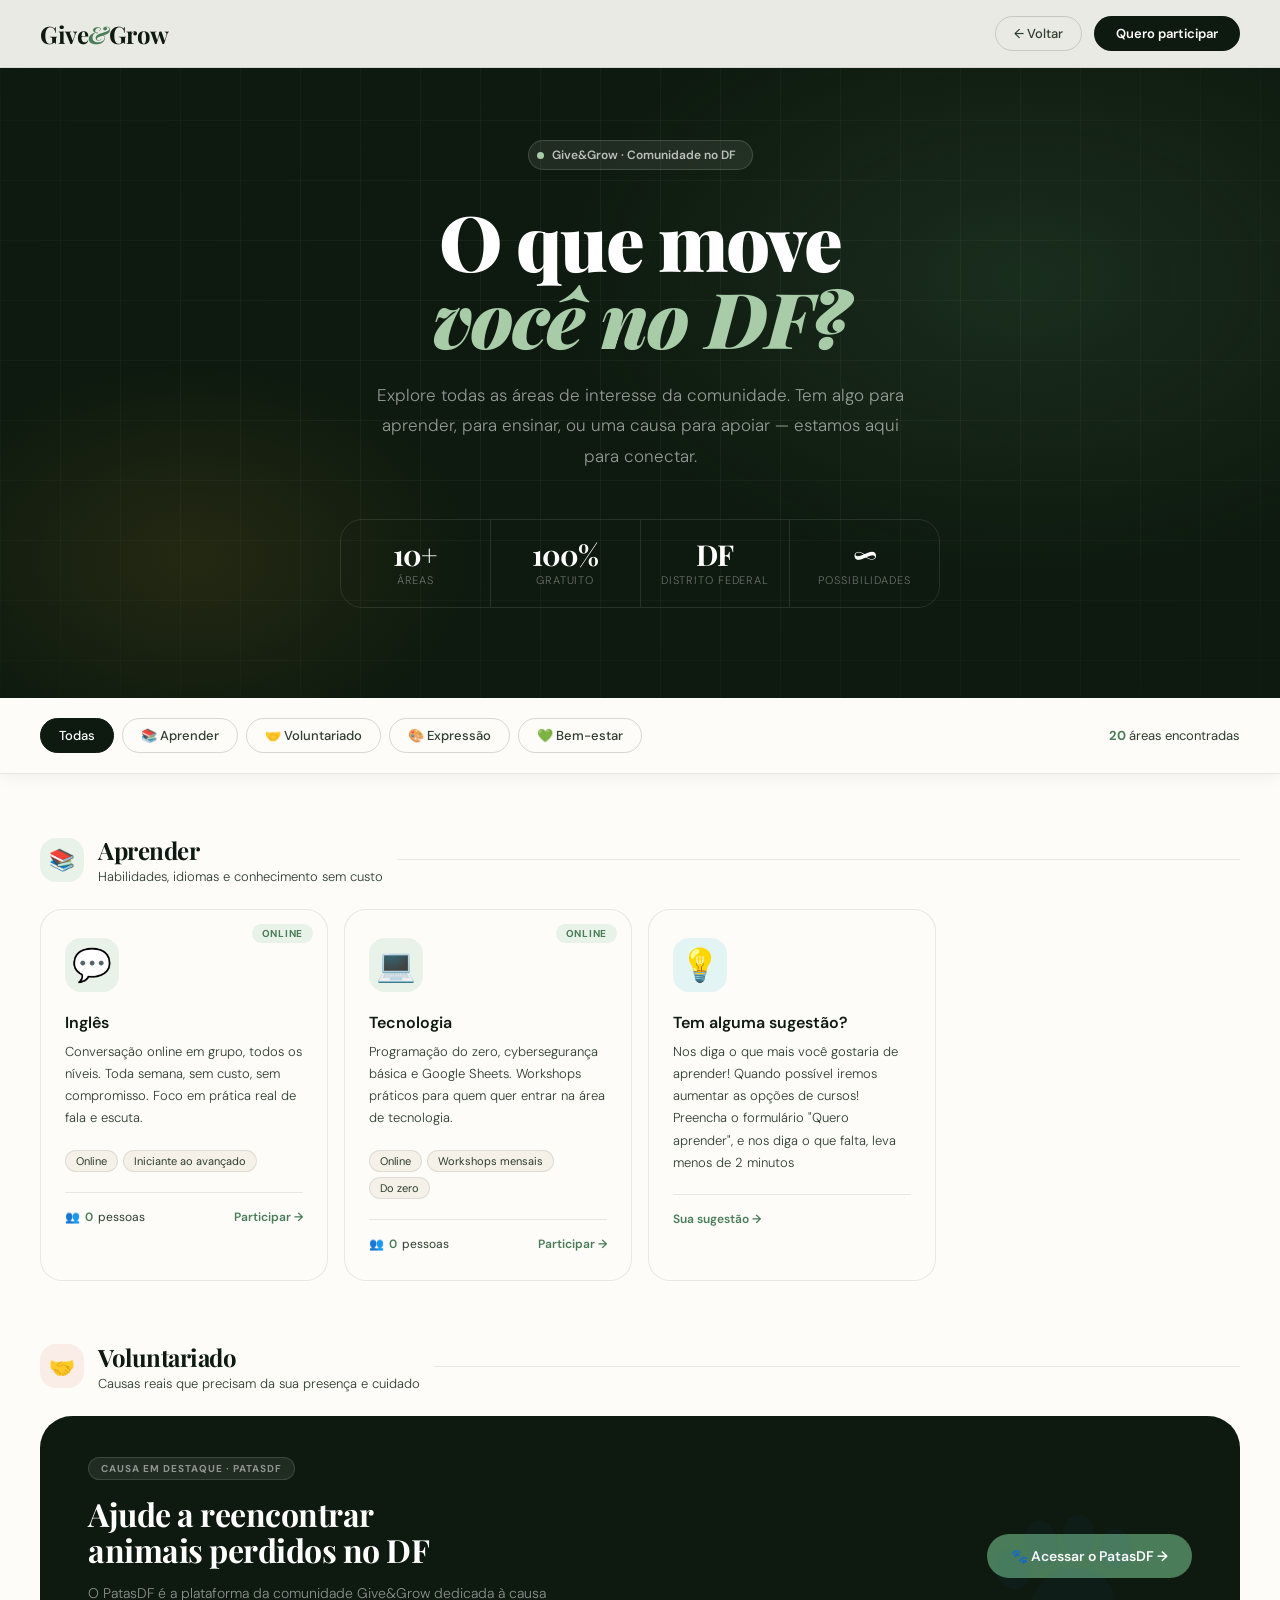
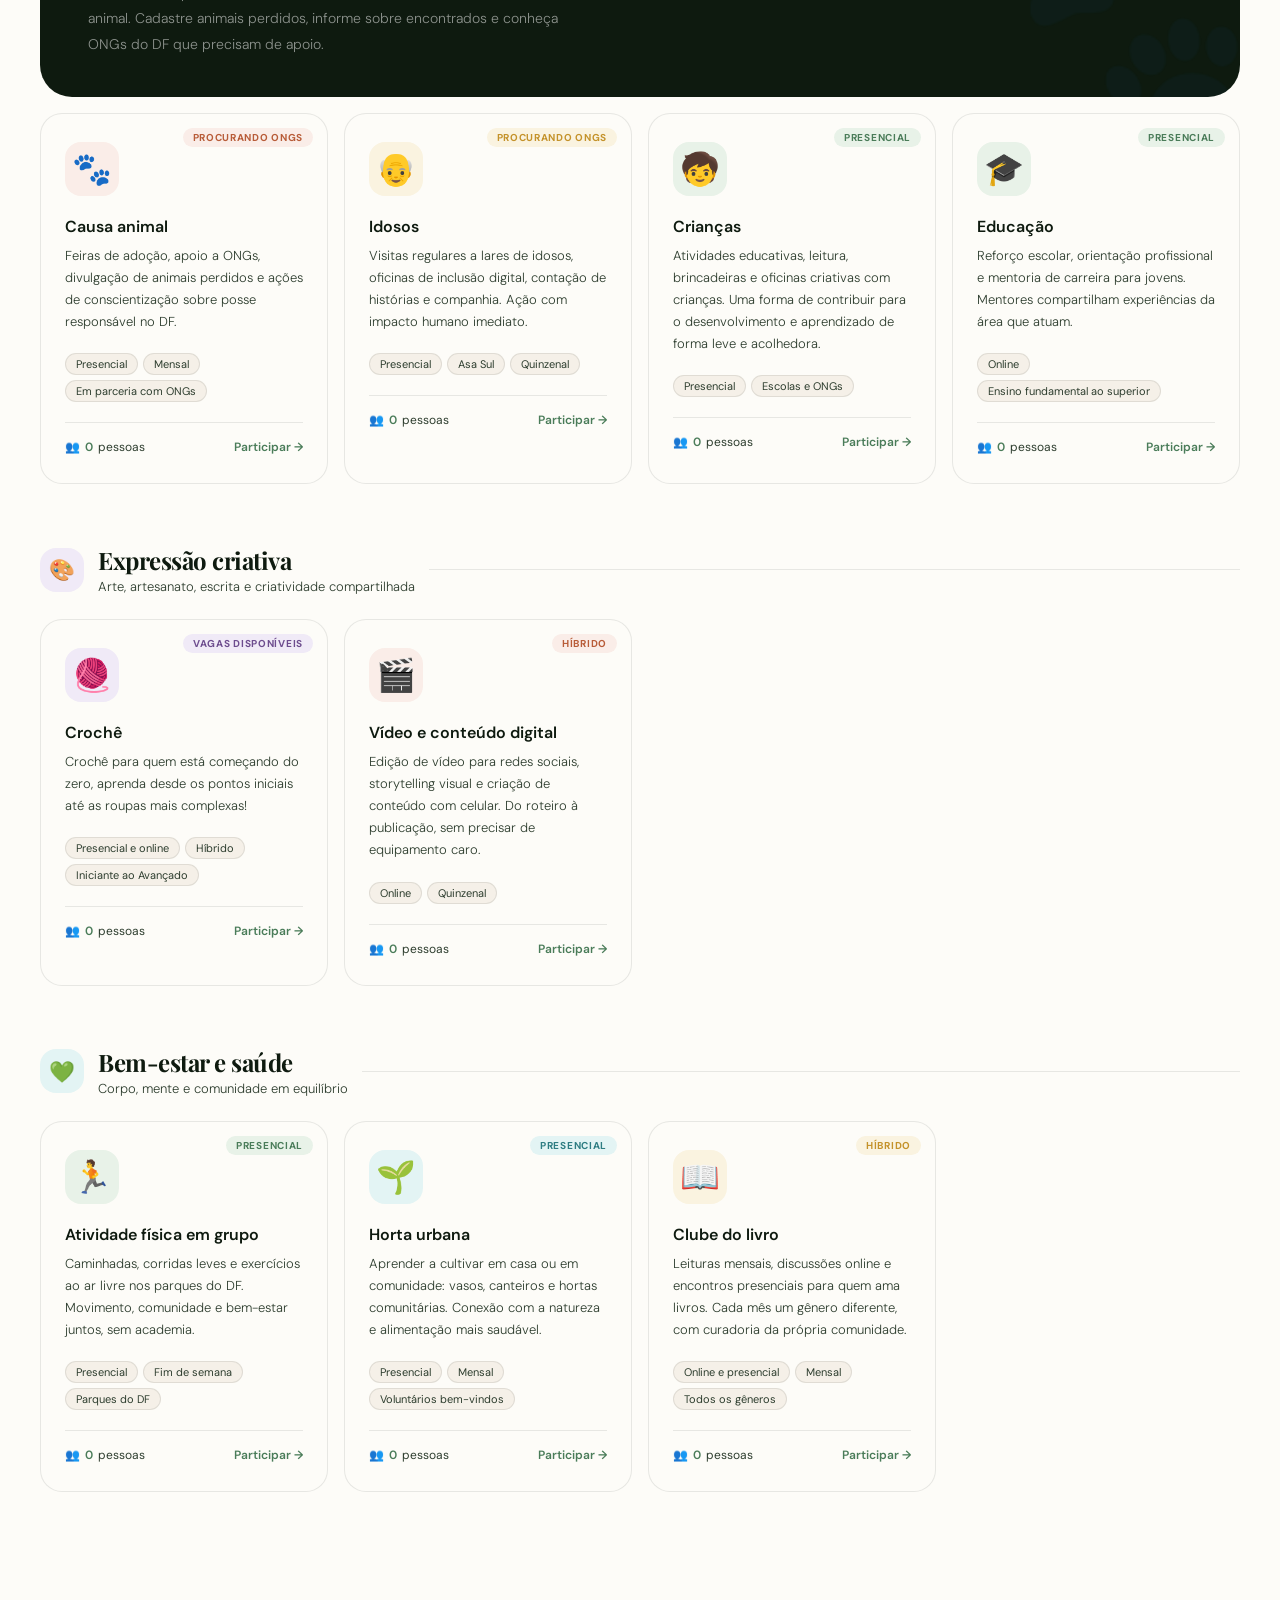
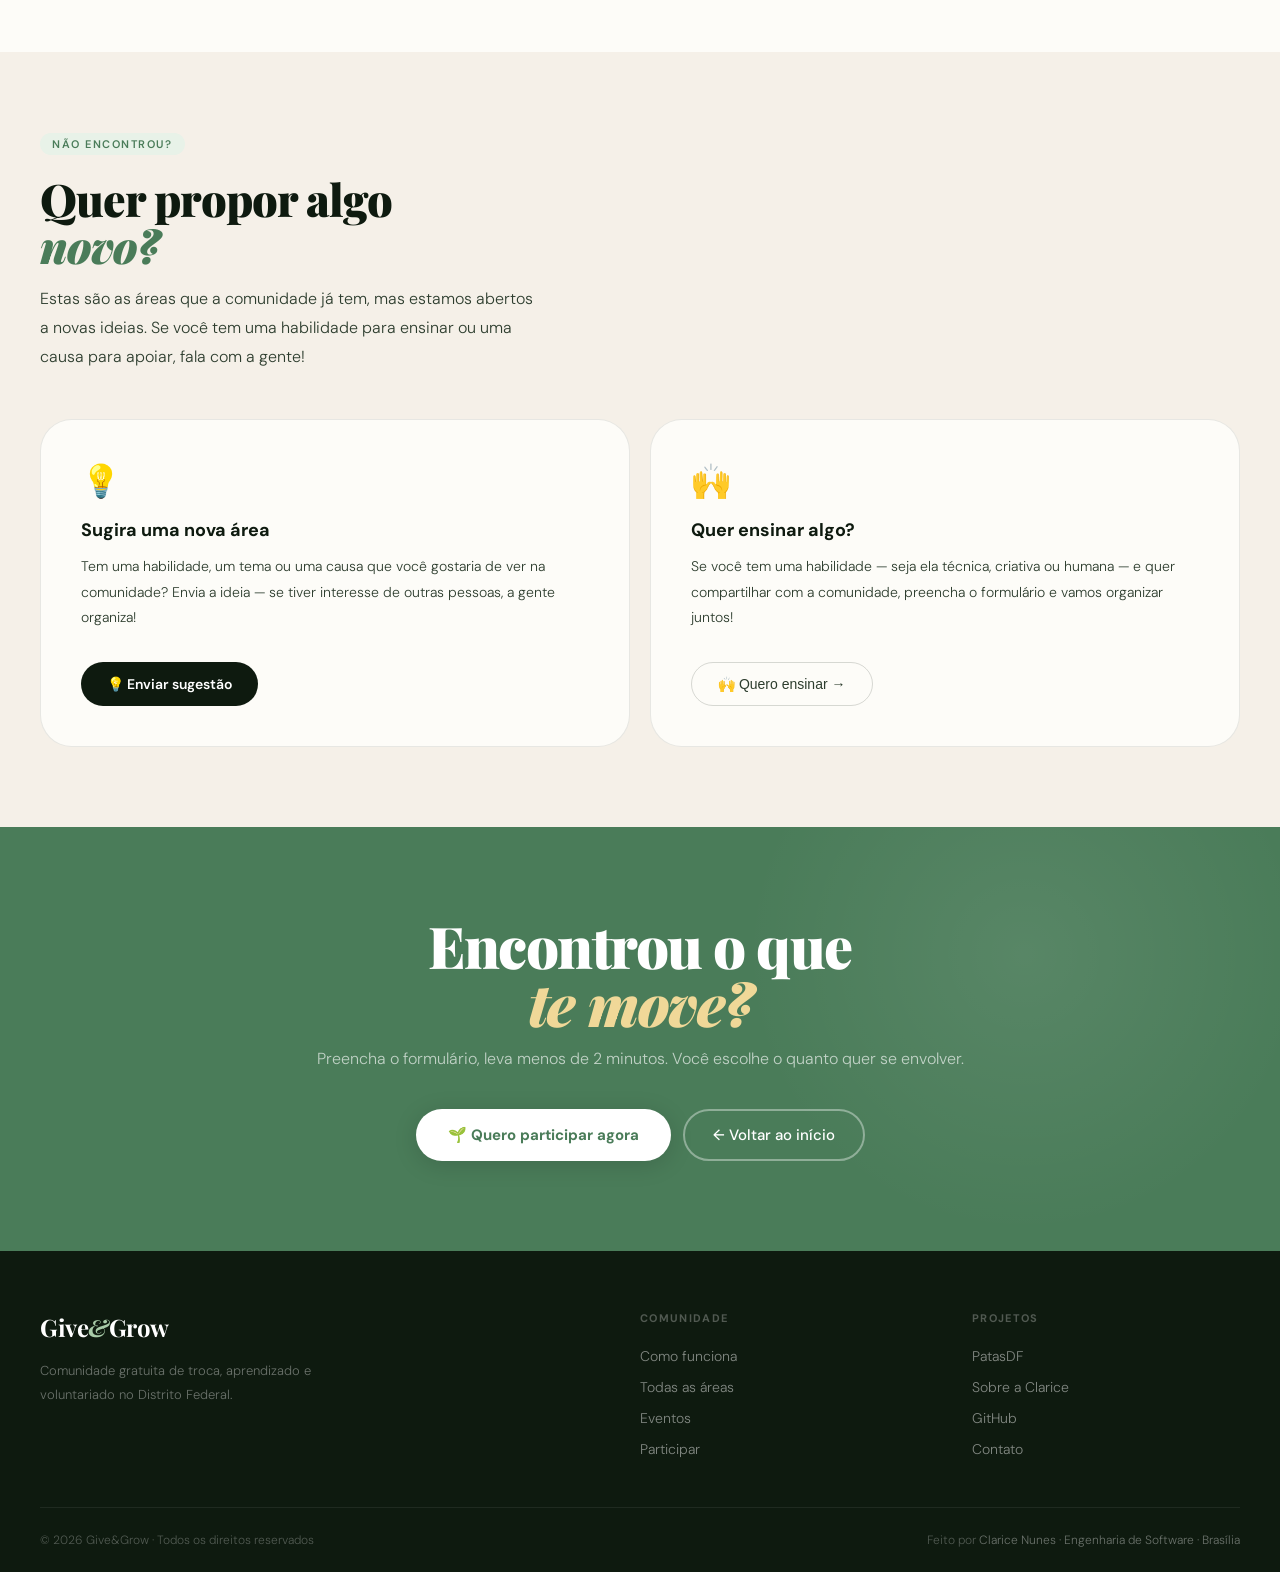
<file: causas.html>
<!DOCTYPE html>
<html lang="pt-BR">
<head>
  <meta charset="UTF-8" />
  <meta name="viewport" content="width=device-width, initial-scale=1.0" />
  <title>O que move você no DF? — Give&Grow</title>
  <meta name="description" content="Explore todas as áreas de interesse da comunidade Give&Grow. Aprenda, ensine e faça voluntariado no Distrito Federal." />
  <link rel="preconnect" href="https://fonts.googleapis.com" />
  <link rel="preconnect" href="https://fonts.gstatic.com" crossorigin />
  <link href="https://fonts.googleapis.com/css2?family=Playfair+Display:ital,wght@0,400;0,700;0,900;1,400;1,700&family=DM+Sans:ital,opsz,wght@0,9..40,300;0,9..40,400;0,9..40,500;0,9..40,600;1,9..40,300&display=swap" rel="stylesheet" />
  <link href="https://fonts.googleapis.com/css2?family=Playfair+Display:ital,wght@0,400;0,700;0,900;1,400;1,700&family=DM+Sans:ital,opsz,wght@0,9..40,300;0,9..40,400;0,9..40,500;0,9..40,600;1,9..40,300&display=swap" rel="stylesheet" />
  <style>
    *, *::before, *::after { box-sizing: border-box; margin: 0; padding: 0; }
    :root {
      --ink: #0e1a0f; --ink-soft: #2d3d2e;
      --sage: #4a7c59; --sage-mid: #6a9e7a;
      --sage-light: #a8cba8; --sage-pale: #e8f2e8;
      --cream: #f5f0e8; --cream-warm: #ede7d9;
      --gold: #c4922a; --gold-light: #f0d898; --gold-pale: #faf3e0;
      --rust: #b85c38; --rust-pale: #faede8;
      --teal: #2e7d82; --teal-pale: #e3f4f4;
      --plum: #6d4c8e; --plum-pale: #f0eaf7;
      --rose: #b5404a; --rose-pale: #faeaeb;
      --blue: #2c5f8a; --blue-pale: #e8f0f8;
      --white: #fdfcf8;
      --border: rgba(14,26,15,0.09); --border-dark: rgba(14,26,15,0.16);
      --shadow: 0 2px 16px rgba(14,26,15,0.07);
      --shadow-lg: 0 12px 60px rgba(14,26,15,0.13);
      --r-md: 16px; --r-lg: 22px; --r-xl: 32px;
    }
    html { scroll-behavior: smooth; -webkit-font-smoothing: antialiased; }
    body { font-family: 'DM Sans', sans-serif; background: var(--white); color: var(--ink); overflow-x: hidden; }
    ::selection { background: rgba(74,124,89,0.18); }


    .navbar {
      position: fixed; top: 0; left: 0; right: 0; z-index: 200;
      height: 68px; display: flex; align-items: center;
      background: rgba(253,252,248,0.92); backdrop-filter: blur(18px);
      border-bottom: 1px solid var(--border); padding: 0 2rem;
      transition: box-shadow 0.3s;
    }
    .navbar.scrolled { box-shadow: 0 2px 24px rgba(14,26,15,0.08); }
    .nav-inner { max-width: 1200px; margin: 0 auto; width: 100%; display: flex; align-items: center; justify-content: space-between; gap: 1rem; }
    .logo { font-family: 'Playfair Display', serif; font-size: 1.5rem; font-weight: 700; letter-spacing: -0.5px; color: var(--ink); text-decoration: none; }
    .logo em { color: var(--sage); font-style: italic; }
    .nav-right { display: flex; align-items: center; gap: 12px; }
    .nav-back { display: inline-flex; align-items: center; gap: 6px; padding: 8px 18px; border-radius: 100px; font-size: 13px; font-weight: 500; text-decoration: none; border: 1.5px solid var(--border-dark); color: var(--ink-soft); transition: all 0.2s; }
    .nav-back:hover { border-color: var(--sage); color: var(--sage); }
    .nav-cta { background: var(--ink); color: white; padding: 9px 22px; border-radius: 100px; font-size: 13px; font-weight: 600; text-decoration: none; transition: all 0.2s; }
    .nav-cta:hover { background: var(--sage); transform: translateY(-1px); }

  
    .hero {
      background: var(--ink); padding: 140px 2rem 90px;
      position: relative; overflow: hidden; text-align: center;
    }
    .hero::before {
      content: ''; position: absolute; inset: 0;
      background:
        radial-gradient(ellipse 60% 70% at 80% 40%, rgba(74,124,89,0.2) 0%, transparent 60%),
        radial-gradient(ellipse 40% 50% at 15% 80%, rgba(196,146,42,0.12) 0%, transparent 55%);
      pointer-events: none;
    }
    .hero-grid {
      position: absolute; inset: 0;
      background-image: linear-gradient(rgba(255,255,255,0.04) 1px, transparent 1px),
                        linear-gradient(90deg, rgba(255,255,255,0.04) 1px, transparent 1px);
      background-size: 60px 60px;
      mask-image: radial-gradient(ellipse 90% 90% at 50% 50%, black 30%, transparent 100%);
    }
    .hero-inner { position: relative; z-index: 1; max-width: 760px; margin: 0 auto; }
    .hero-badge {
      display: inline-flex; align-items: center; gap: 8px;
      background: rgba(255,255,255,0.08); border: 1px solid rgba(255,255,255,0.15);
      border-radius: 100px; padding: 6px 16px 6px 8px;
      font-size: 12px; font-weight: 600; color: rgba(255,255,255,0.7);
      margin-bottom: 2rem;
      animation: fadeUp 0.5s ease both;
    }
    .badge-dot { width: 7px; height: 7px; border-radius: 50%; background: var(--sage-light); animation: dotPulse 2s ease-in-out infinite; }
    @keyframes dotPulse { 0%,100%{opacity:1;transform:scale(1)} 50%{opacity:0.5;transform:scale(1.4)} }
    @keyframes fadeUp { from{opacity:0;transform:translateY(22px)} to{opacity:1;transform:translateY(0)} }
    @keyframes orbFloat { 0%,100%{transform:translate(0,0)} 50%{transform:translate(16px,-20px)} }
    .hero h1 {
      font-family: 'Playfair Display', serif;
      font-size: clamp(2.8rem, 6vw, 5rem);
      font-weight: 900; line-height: 1.0; letter-spacing: -2px;
      color: white; margin-bottom: 1.5rem;
      animation: fadeUp 0.5s 0.1s ease both;
    }
    .hero h1 em { font-style: italic; color: var(--sage-light); }
    .hero-sub {
      font-size: 17px; font-weight: 300; color: rgba(255,255,255,0.55); line-height: 1.8;
      max-width: 540px; margin: 0 auto 3rem;
      animation: fadeUp 0.5s 0.15s ease both;
    }

    .hero-stats {
      display: flex; justify-content: center; gap: 0;
      border: 1px solid rgba(255,255,255,0.1); border-radius: var(--r-lg);
      overflow: hidden; max-width: 600px; margin: 0 auto;
      animation: fadeUp 0.5s 0.2s ease both;
    }
    .hero-stat { flex: 1; padding: 1.25rem 1rem; border-right: 1px solid rgba(255,255,255,0.1); text-align: center; }
    .hero-stat:last-child { border-right: none; }
    .hero-stat-num { font-family: 'Playfair Display', serif; font-size: 1.8rem; font-weight: 700; color: white; letter-spacing: -1px; line-height: 1; }
    .hero-stat-label { font-size: 11px; color: rgba(255,255,255,0.38); margin-top: 4px; font-weight: 300; text-transform: uppercase; letter-spacing: 0.08em; }


    .filter-bar {
      background: var(--white);
      border-bottom: 1px solid var(--border);
      padding: 1.25rem 2rem;
      top: 68px;  
      left: 0;
      right: 0;
      z-index: 150;
      box-shadow: 0 2px 16px rgba(14,26,15,0.06);
    }
    
    .filter-bar-inner { max-width: 1200px; margin: 0 auto; display: flex; align-items: center; justify-content: space-between; gap: 1rem; flex-wrap: wrap; }
    .filter-pills { display: flex; gap: 8px; flex-wrap: wrap; }
    .filter-pill { padding: 8px 18px; border-radius: 100px; font-size: 13px; font-weight: 500; font-family: 'DM Sans', sans-serif; border: 1.5px solid var(--border-dark); background: transparent; color: var(--ink-soft); cursor: pointer; transition: all 0.2s; }
    .filter-pill.active, .filter-pill:hover { background: var(--ink); color: white; border-color: var(--ink); }
    .filter-pill.f-aprender.active { background: var(--sage); border-color: var(--sage); }
    .filter-pill.f-voluntariado.active { background: var(--rust); border-color: var(--rust); }
    .filter-pill.f-expressao.active { background: var(--plum); border-color: var(--plum); }
    .filter-pill.f-bem-estar.active { background: var(--teal); border-color: var(--teal); }
    .result-count { font-size: 13px; font-weight: 400; color: var(--ink-soft); white-space: nowrap; }
    .result-count strong { color: var(--sage); }


    .main-section { padding: 60px 2rem 100px; }
    .main-inner { max-width: 1200px; margin: 0 auto; }


    .cat-group { margin-bottom: 60px; }
    .cat-group-header { display: flex; align-items: center; gap: 14px; margin-bottom: 24px; }
    .cat-group-icon { width: 44px; height: 44px; border-radius: var(--r-md); display: flex; align-items: center; justify-content: center; font-size: 1.3rem; flex-shrink: 0; }
    .cat-group-title { font-family: 'Playfair Display', serif; font-size: 1.5rem; font-weight: 700; letter-spacing: -0.5px; }
    .cat-group-subtitle { font-size: 13px; font-weight: 300; color: var(--ink-soft); margin-top: 2px; }
    .cat-divider { flex: 1; height: 1px; background: var(--border); }


    .cards-grid { display: grid; grid-template-columns: repeat(auto-fill, minmax(260px, 1fr)); gap: 16px; }


    .causa-card {
      background: var(--white); border: 1.5px solid var(--border);
      border-radius: var(--r-lg); padding: 1.75rem 1.5rem;
      cursor: pointer; position: relative; overflow: hidden;
      transition: transform 0.3s cubic-bezier(0.34,1.56,0.64,1), box-shadow 0.3s, border-color 0.3s;
      opacity: 0; transform: translateY(20px);
    }
    .causa-card.visible { opacity: 1; transform: translateY(0); }
    .causa-card:hover { transform: translateY(-6px) !important; box-shadow: var(--shadow-lg); }
    .causa-card::after { content: ''; position: absolute; bottom: 0; left: 0; right: 0; height: 3px; transform: scaleX(0); transform-origin: left; transition: transform 0.3s; }
    .causa-card:hover::after { transform: scaleX(1); }


    .cc-sage { border-color: var(--border); }
    .cc-sage::after { background: var(--sage); }
    .cc-sage:hover { border-color: var(--sage-light); }
    .cc-gold { border-color: var(--border); }
    .cc-gold::after { background: var(--gold); }
    .cc-gold:hover { border-color: rgba(196,146,42,0.3); }
    .cc-rust { border-color: var(--border); }
    .cc-rust::after { background: var(--rust); }
    .cc-rust:hover { border-color: rgba(184,92,56,0.3); }
    .cc-teal { border-color: var(--border); }
    .cc-teal::after { background: var(--teal); }
    .cc-teal:hover { border-color: rgba(46,125,130,0.3); }
    .cc-plum { border-color: var(--border); }
    .cc-plum::after { background: var(--plum); }
    .cc-plum:hover { border-color: rgba(109,76,142,0.3); }
    .cc-blue { border-color: var(--border); }
    .cc-blue::after { background: var(--blue); }
    .cc-blue:hover { border-color: rgba(44,95,138,0.3); }

    .causa-icon { font-size: 2rem; width: 54px; height: 54px; border-radius: var(--r-md); display: flex; align-items: center; justify-content: center; margin-bottom: 1.25rem; }
    .ci-sage { background: var(--sage-pale); }
    .ci-gold { background: var(--gold-pale); }
    .ci-rust { background: var(--rust-pale); }
    .ci-teal { background: var(--teal-pale); }
    .ci-plum { background: var(--plum-pale); }
    .ci-blue { background: var(--blue-pale); }

    .causa-tag { position: absolute; top: 14px; right: 14px; font-size: 10px; font-weight: 700; letter-spacing: 0.07em; padding: 3px 10px; border-radius: 100px; text-transform: uppercase; }
    .ct-sage { color: var(--sage); background: var(--sage-pale); }
    .ct-gold { color: var(--gold); background: var(--gold-pale); }
    .ct-rust { color: var(--rust); background: var(--rust-pale); }
    .ct-teal { color: var(--teal); background: var(--teal-pale); }
    .ct-plum { color: var(--plum); background: var(--plum-pale); }
    .ct-blue { color: var(--blue); background: var(--blue-pale); }

    .causa-name { font-size: 16px; font-weight: 600; margin-bottom: 8px; }
    .causa-desc { font-size: 13px; font-weight: 300; color: var(--ink-soft); line-height: 1.7; margin-bottom: 1.25rem; }
    .causa-pills { display: flex; flex-wrap: wrap; gap: 5px; margin-bottom: 1.25rem; }
    .causa-pill { font-size: 11px; font-weight: 400; padding: 3px 10px; border-radius: 100px; background: var(--cream); border: 1px solid var(--border); color: var(--ink-soft); }
    .causa-footer { display: flex; align-items: center; justify-content: space-between; padding-top: 1rem; border-top: 1px solid var(--border); }
    .causa-people { font-size: 12px; font-weight: 400; color: var(--ink-soft); display: flex; align-items: center; gap: 5px; }
    .causa-people span { font-weight: 600; color: var(--sage); }
    .causa-join { font-size: 12px; font-weight: 600; color: var(--sage); text-decoration: none; transition: gap 0.2s; display: inline-flex; align-items: center; gap: 4px; }
    .causa-join:hover { gap: 8px; }

  
    .featured-card {
      background: var(--ink); border-radius: var(--r-xl);
      padding: 2.5rem 3rem; display: grid; grid-template-columns: 1fr auto;
      gap: 2rem; align-items: center; margin-bottom: 16px;
      position: relative; overflow: hidden;
      opacity: 0; transform: translateY(20px);
      transition: opacity 0.6s ease, transform 0.6s ease;
    }
    .featured-card.visible { opacity: 1; transform: translateY(0); }
    .featured-card::before { content: attr(data-emoji); position: absolute; font-size: 14rem; opacity: 0.05; right: -1rem; bottom: -2rem; pointer-events: none; line-height: 1; }
    .featured-tag { display: inline-block; font-size: 10px; font-weight: 700; letter-spacing: 0.1em; text-transform: uppercase; color: rgba(255,255,255,0.5); background: rgba(255,255,255,0.08); border: 1px solid rgba(255,255,255,0.12); padding: 4px 12px; border-radius: 100px; margin-bottom: 1rem; }
    .featured-title { font-family: 'Playfair Display', serif; font-size: clamp(1.5rem, 2.5vw, 2rem); font-weight: 700; line-height: 1.15; letter-spacing: -0.5px; color: white; margin-bottom: 0.75rem; }
    .featured-desc { font-size: 14px; font-weight: 300; color: rgba(255,255,255,0.52); line-height: 1.8; max-width: 500px; }
    .featured-cta { display: inline-flex; align-items: center; gap: 8px; background: var(--sage); color: white; padding: 13px 24px; border-radius: 100px; font-size: 14px; font-weight: 600; text-decoration: none; transition: all 0.2s; white-space: nowrap; flex-shrink: 0; }
    .featured-cta:hover { background: #3a6647; transform: translateY(-2px); }


    .suggest-section { background: var(--cream); padding: 80px 2rem; }
    .suggest-inner { max-width: 1200px; margin: 0 auto; }
    .suggest-grid { display: grid; grid-template-columns: 1fr 1fr; gap: 20px; margin-top: 3rem; }
    .suggest-card { background: var(--white); border: 1.5px solid var(--border); border-radius: var(--r-xl); padding: 2.5rem; transition: transform 0.25s, box-shadow 0.25s; opacity: 0; transform: translateY(20px); }
    .suggest-card.visible { opacity: 1; transform: translateY(0); }
    .suggest-card:hover { transform: translateY(-4px); box-shadow: var(--shadow-lg); }
    .suggest-icon { font-size: 2rem; display: block; margin-bottom: 1rem; }
    .suggest-title { font-size: 18px; font-weight: 700; margin-bottom: 0.75rem; }
    .suggest-desc { font-size: 14px; font-weight: 300; color: var(--ink-soft); line-height: 1.8; margin-bottom: 2rem; }
    .btn-ink { background: var(--ink); color: white; padding: 13px 26px; border-radius: 100px; font-size: 14px; font-weight: 600; text-decoration: none; border: none; cursor: pointer; font-family: 'DM Sans', sans-serif; transition: all 0.2s; display: inline-flex; align-items: center; gap: 8px; }
    .btn-ink:hover { background: var(--sage); transform: translateY(-1px); }
    .btn-outline { background: transparent; color: var(--ink-soft); padding: 13px 26px; border-radius: 100px; font-size: 14px; font-weight: 500; text-decoration: none; border: 1.5px solid var(--border-dark); transition: all 0.2s; display: inline-flex; align-items: center; gap: 8px; }
    .btn-outline:hover { border-color: var(--sage); color: var(--sage); transform: translateY(-1px); }

 
    .cta-section { background: var(--sage); padding: 90px 2rem; text-align: center; position: relative; overflow: hidden; }
    .cta-section::before { content: ''; position: absolute; inset: 0; background: radial-gradient(circle 400px at 80% 30%, rgba(255,255,255,0.08) 0%, transparent 70%); pointer-events: none; }
    .cta-inner { position: relative; z-index: 1; }
    .cta-inner h2 { font-family: 'Playfair Display', serif; font-size: clamp(2.2rem,4.5vw,3.8rem); font-weight: 900; letter-spacing: -1.5px; line-height: 1.0; color: white; margin-bottom: 1rem; }
    .cta-inner h2 em { font-style: italic; color: var(--gold-light); }
    .cta-inner p { font-size: 16px; font-weight: 300; color: rgba(255,255,255,0.65); margin-bottom: 2.5rem; }
    .cta-btns { display: flex; gap: 12px; justify-content: center; flex-wrap: wrap; }
    .btn-white { background: white; color: var(--sage); padding: 14px 32px; border-radius: 100px; font-size: 15px; font-weight: 700; text-decoration: none; transition: all 0.2s; box-shadow: 0 4px 24px rgba(0,0,0,0.14); display: inline-flex; align-items: center; gap: 8px; }
    .btn-white:hover { transform: translateY(-2px); box-shadow: 0 8px 32px rgba(0,0,0,0.18); }
    .btn-white-outline { background: transparent; color: white; padding: 14px 28px; border-radius: 100px; font-size: 15px; font-weight: 500; text-decoration: none; border: 2px solid rgba(255,255,255,0.38); transition: all 0.2s; display: inline-flex; align-items: center; gap: 8px; }
    .btn-white-outline:hover { border-color: white; background: rgba(255,255,255,0.1); }


    footer { background: var(--ink); padding: 60px 2rem 0; }
    .footer-inner { max-width: 1200px; margin: 0 auto; display: grid; grid-template-columns: 2fr 1fr 1fr; gap: 4rem; padding-bottom: 3rem; border-bottom: 1px solid rgba(255,255,255,0.07); }
    .footer-logo { font-family: 'Playfair Display', serif; font-size: 1.5rem; font-weight: 700; color: white; text-decoration: none; letter-spacing: -0.5px; display: inline-block; margin-bottom: 1rem; }
    .footer-logo em { color: var(--sage-light); font-style: italic; }
    .footer-brand p { font-size: 13px; font-weight: 300; color: rgba(255,255,255,0.38); line-height: 1.8; max-width: 280px; }
    .footer-col h4 { font-size: 11px; font-weight: 700; letter-spacing: 0.12em; text-transform: uppercase; color: rgba(255,255,255,0.28); margin-bottom: 1.25rem; }
    .footer-col ul { list-style: none; display: flex; flex-direction: column; gap: 10px; }
    .footer-col a { font-size: 14px; font-weight: 300; color: rgba(255,255,255,0.48); text-decoration: none; transition: color 0.2s; }
    .footer-col a:hover { color: var(--sage-light); }
    .footer-bottom { max-width: 1200px; margin: 0 auto; display: flex; justify-content: space-between; align-items: center; padding: 1.5rem 0; font-size: 12px; color: rgba(255,255,255,0.28); font-weight: 300; flex-wrap: wrap; gap: 0.5rem; }
    .footer-bottom a { color: rgba(255,255,255,0.38); text-decoration: none; }
    .footer-bottom a:hover { color: var(--sage-light); }


    @media (max-width: 900px) {
      .suggest-grid { grid-template-columns: 1fr; }
      .featured-card { grid-template-columns: 1fr; }
      .footer-inner { grid-template-columns: 1fr; gap: 2rem; }
    }
    @media (max-width: 600px) {
      .cards-grid { grid-template-columns: 1fr; }
      .hero-stats { flex-wrap: wrap; }
      .cta-btns { flex-direction: column; align-items: center; }
      .filter-pills { gap: 6px; }
      .filter-pill { padding: 7px 14px; font-size: 12px; }
      .footer-bottom { flex-direction: column; text-align: center; }
    }

   
      body.modal-open { overflow: hidden; position: fixed; width: 100%; }

  </style>
</head>
<body>


  <nav class="navbar" id="navbar">
    <div class="nav-inner">
      <a href="index.html" class="logo">Give<em>&</em>Grow</a>
      <div class="nav-right">
        <a href="index.html" class="nav-back">← Voltar</a>
        <a href="index.html#participar" class="nav-cta">Quero participar</a>
      </div>
    </div>
  </nav>


  <section class="hero">
    <div class="hero-grid"></div>
    <div class="hero-inner">
      <div class="hero-badge">
        <div class="badge-dot"></div>
        Give&Grow · Comunidade no DF
      </div>
      <h1>O que move<br><em>você no DF?</em></h1>
      <p class="hero-sub">Explore todas as áreas de interesse da comunidade. Tem algo para aprender, para ensinar, ou uma causa para apoiar — estamos aqui para conectar.</p>
      <div class="hero-stats">
        <div class="hero-stat">
          <div class="hero-stat-num">10+</div>
          <div class="hero-stat-label">Áreas</div>
        </div>
        <div class="hero-stat">
          <div class="hero-stat-num">100%</div>
          <div class="hero-stat-label">Gratuito</div>
        </div>
        <div class="hero-stat">
          <div class="hero-stat-num">DF</div>
          <div class="hero-stat-label">Distrito Federal</div>
        </div>
        <div class="hero-stat">
          <div class="hero-stat-num">∞</div>
          <div class="hero-stat-label">Possibilidades</div>
        </div>
      </div>
    </div>
  </section>


  <div class="filter-bar" id="filterBar">
    <div class="filter-bar-inner">
      <div class="filter-pills">
        <button class="filter-pill active" onclick="filtrar('todas', this)">Todas</button>
        <button class="filter-pill f-aprender" onclick="filtrar('aprender', this)">📚 Aprender</button>
        <button class="filter-pill f-voluntariado" onclick="filtrar('voluntariado', this)">🤝 Voluntariado</button>
        <button class="filter-pill f-expressao" onclick="filtrar('expressao', this)">🎨 Expressão</button>
        <button class="filter-pill f-bem-estar" onclick="filtrar('bem-estar', this)">💚 Bem-estar</button>
      </div>
      <span class="result-count" id="resultCount"><strong>20</strong> áreas encontradas</span>
    </div>
  </div>


  <section class="main-section">
    <div class="main-inner">


      <div class="cat-group" data-cat="aprender" id="group-aprender">
        <div class="cat-group-header">
          <div class="cat-group-icon" style="background:var(--sage-pale);">📚</div>
          <div>
            <div class="cat-group-title">Aprender</div>
            <div class="cat-group-subtitle">Habilidades, idiomas e conhecimento sem custo</div>
          </div>
          <div class="cat-divider"></div>
        </div>
        <div class="cards-grid">

          <div class="causa-card cc-sage" data-cat="aprender">
            <div class="causa-tag ct-sage">Online</div>
            <div class="causa-icon ci-sage">💬</div>
            <div class="causa-name">Inglês</div>
            <div class="causa-desc">Conversação online em grupo, todos os níveis. Toda semana, sem custo, sem compromisso. Foco em prática real de fala e escuta.</div>
            <div class="causa-pills">
              <span class="causa-pill">Online</span>
              <span class="causa-pill">Iniciante ao avançado</span>
            </div>
            <div class="causa-footer">
              <div class="causa-people">👥 <span>0</span> pessoas</div>
              <a href="index.html#participar" class="causa-join">Participar →</a>
            </div>
          </div>

          <!-- <div class="causa-card cc-blue" data-cat="aprender">
            <div class="causa-tag ct-blue">Online</div>
            <div class="causa-icon ci-blue">🇪🇸</div>
            <div class="causa-name">Espanhol</div>
            <div class="causa-desc">Conversação e gramática básica para quem quer se comunicar com falantes nativos da América Latina. Sessões online semanais.</div>
            <div class="causa-pills">
              <span class="causa-pill">Online</span>
              <span class="causa-pill">Semanal</span>
              <span class="causa-pill">Básico ao intermediário</span>
            </div>
            <div class="causa-footer">
              <div class="causa-people">👥 <span>8</span> pessoas</div>
              <a href="index.html#participar" class="causa-join">Participar →</a>
            </div>
          </div> -->

          <div class="causa-card cc-sage" data-cat="aprender">
            <div class="causa-tag ct-sage">Online</div>
            <div class="causa-icon ci-sage">💻</div>
            <div class="causa-name">Tecnologia</div>
            <div class="causa-desc">Programação do zero, cybersegurança básica e Google Sheets. Workshops práticos para quem quer entrar na área de tecnologia.</div>
            <div class="causa-pills">
              <span class="causa-pill">Online</span>
              <span class="causa-pill">Workshops mensais</span>
              <span class="causa-pill">Do zero</span>
            </div>
            <div class="causa-footer">
              <div class="causa-people">👥 <span>0</span> pessoas</div>
              <a href="index.html#participar" class="causa-join">Participar →</a>
            </div>
          </div>

          <!-- <div class="causa-card cc-gold" data-cat="aprender">
            <div class="causa-tag ct-gold">Presencial</div>
            <div class="causa-icon ci-gold">📸</div>
            <div class="causa-name">Fotografia</div>
            <div class="causa-desc">Do celular à câmera: composição, luz natural, edição básica e como contar histórias com imagens. Encontros presenciais pelo DF.</div>
            <div class="causa-pills">
              <span class="causa-pill">Presencial</span>
              <span class="causa-pill">Mensal</span>
              <span class="causa-pill">Celular ou câmera</span>
            </div>
            <div class="causa-footer">
              <div class="causa-people">👥 <span>7</span> pessoas</div>
              <a href="index.html#participar" class="causa-join">Participar →</a>
            </div>
          </div> -->

          <!-- <div class="causa-card cc-sage" data-cat="aprender">
            <div class="causa-tag ct-sage">Presencial</div>
            <div class="causa-icon ci-sage">🍳</div>
            <div class="causa-name">Culinária</div>
            <div class="causa-desc">Oficinas de cozinha: receitas saudáveis, aproveitamento integral dos alimentos, técnicas básicas e culinária afetiva. Presencial no DF.</div>
            <div class="causa-pills">
              <span class="causa-pill">Presencial</span>
              <span class="causa-pill">Quinzenal</span>
              <span class="causa-pill">Todos os níveis</span>
            </div>
            <div class="causa-footer">
              <div class="causa-people">👥 <span>9</span> pessoas</div>
              <a href="index.html#participar" class="causa-join">Participar →</a>
            </div>
          </div> -->

          <!-- <div class="causa-card cc-teal" data-cat="aprender">
            <div class="causa-tag ct-teal">Online</div>
            <div class="causa-icon ci-teal">💰</div>
            <div class="causa-name">Finanças pessoais</div>
            <div class="causa-desc">Orçamento, poupança, investimentos básicos e como sair das dívidas. Workshops práticos para quem quer tomar as rédeas do próprio dinheiro.</div>
            <div class="causa-pills">
              <span class="causa-pill">Online</span>
              <span class="causa-pill">Mensal</span>
              <span class="causa-pill">Iniciante</span>
            </div>
            <div class="causa-footer">
              <div class="causa-people">👥 <span>5</span> pessoas</div>
              <a href="index.html#participar" class="causa-join">Participar →</a>
            </div>
          </div> -->

          <div class="causa-card cc-teal" data-cat="aprender">
            <div class="causa-icon ci-teal">💡</div>
            <div class="causa-name">Tem alguma sugestão?</div>
            <div class="causa-desc">Nos diga o que mais você gostaria de aprender! Quando possível iremos aumentar as opções de cursos! Preencha o formulário "Quero aprender", e nos diga o que falta, leva menos de 2 minutos</div>
            <div class="causa-footer">
              <a href="index.html#participar" class="causa-join">Sua sugestão →</a>
            </div>
          </div>

        </div>
      </div>


      <div class="cat-group" data-cat="voluntariado" id="group-voluntariado">
        <div class="cat-group-header">
          <div class="cat-group-icon" style="background:var(--rust-pale);">🤝</div>
          <div>
            <div class="cat-group-title">Voluntariado</div>
            <div class="cat-group-subtitle">Causas reais que precisam da sua presença e cuidado</div>
          </div>
          <div class="cat-divider"></div>
        </div>


        <div class="featured-card" data-emoji="🐾" id="fc-patas">
          <div>
            <span class="featured-tag">Causa em destaque · PatasDF</span>
            <div class="featured-title">Ajude a reencontrar<br>animais perdidos no DF</div>
            <div class="featured-desc">O PatasDF é a plataforma da comunidade Give&Grow dedicada à causa animal. Cadastre animais perdidos, informe sobre encontrados e conheça ONGs do DF que precisam de apoio.</div>
          </div>
          <a href="patasdf.html" class="featured-cta">🐾 Acessar o PatasDF →</a>
        </div>

        <div class="cards-grid">

          <div class="causa-card cc-rust" data-cat="voluntariado">
            <div class="causa-tag ct-rust">Procurando ongs</div>
            <div class="causa-icon ci-rust">🐾</div>
            <div class="causa-name">Causa animal</div>
            <div class="causa-desc">Feiras de adoção, apoio a ONGs, divulgação de animais perdidos e ações de conscientização sobre posse responsável no DF.</div>
            <div class="causa-pills">
              <span class="causa-pill">Presencial</span>
              <span class="causa-pill">Mensal</span>
              <span class="causa-pill">Em parceria com ONGs</span>
            </div>
            <div class="causa-footer">
              <div class="causa-people">👥 <span>0</span> pessoas</div>
              <a href="voluntariado.html" class="causa-join">Participar →</a>
            </div>
          </div>

          <div class="causa-card cc-gold" data-cat="voluntariado">
            <div class="causa-tag ct-gold">Procurando ongs</div>
            <div class="causa-icon ci-gold">👴</div>
            <div class="causa-name">Idosos</div>
            <div class="causa-desc">Visitas regulares a lares de idosos, oficinas de inclusão digital, contação de histórias e companhia. Ação com impacto humano imediato.</div>
            <div class="causa-pills">
              <span class="causa-pill">Presencial</span>
              <span class="causa-pill">Asa Sul</span>
              <span class="causa-pill">Quinzenal</span>
            </div>
            <div class="causa-footer">
              <div class="causa-people">👥 <span>0</span> pessoas</div>
              <a href="voluntariado.html" class="causa-join">Participar →</a>
            </div>
          </div>

          <div class="causa-card cc-sage" data-cat="voluntariado">
            <div class="causa-tag ct-sage">Presencial</div>
            <div class="causa-icon ci-sage">🧒</div>
            <div class="causa-name">Crianças</div>
            <div class="causa-desc">Atividades educativas, leitura, brincadeiras e oficinas criativas com crianças. Uma forma de contribuir para o desenvolvimento e aprendizado de forma leve e acolhedora.</div>
            <div class="causa-pills">
              <span class="causa-pill">Presencial</span>
              <span class="causa-pill">Escolas e ONGs</span>

            </div>
            <div class="causa-footer">
              <div class="causa-people">👥 <span>0</span> pessoas</div>
              <a href="voluntariado.html" class="causa-join">Participar →</a>
            </div>
          </div>

          <div class="causa-card cc-sage" data-cat="voluntariado">
            <div class="causa-tag ct-sage">Presencial</div>
            <div class="causa-icon ci-sage">🎓</div>
            <div class="causa-name">Educação</div>
            <div class="causa-desc">Reforço escolar, orientação profissional e mentoria de carreira para jovens. Mentores compartilham experiências da área que atuam.</div>
            <div class="causa-pills">
              <span class="causa-pill">Online</span>
              <span class="causa-pill">Ensino fundamental ao superior</span>
            </div>
            <div class="causa-footer">
              <div class="causa-people">👥 <span>0</span> pessoas</div>
              <a href="voluntariado.html" class="causa-join">Participar →</a>
            </div>
          </div>

        

          <!-- <div class="causa-card cc-sage" data-cat="voluntariado">
            <div class="causa-tag ct-sage">Presencial</div>
            <div class="causa-icon ci-sage">🌿</div>
            <div class="causa-name">Meio ambiente</div>
            <div class="causa-desc">Mutirões de limpeza de parques, hortas urbanas comunitárias e ações de conscientização ambiental em escolas públicas do DF.</div>
            <div class="causa-pills">
              <span class="causa-pill">Presencial</span>
              <span class="causa-pill">Mensal</span>
              <span class="causa-pill">Parques do DF</span>
            </div>
            <div class="causa-footer">
              <div class="causa-people">👥 <span>0</span> pessoas</div>
              <a href="voluntariado.html" class="causa-join">Participar →</a>
            </div>
          </div> -->

          <!-- <div class="causa-card cc-teal" data-cat="voluntariado">
            <div class="causa-tag ct-teal">4 pessoas</div>
            <div class="causa-icon ci-teal">♻️</div>
            <div class="causa-name">Reciclagem e consumo consciente</div>
            <div class="causa-desc">Oficinas sobre descarte correto, compostagem doméstica e como reduzir o lixo no dia a dia. Parcerias com cooperativas de reciclagem do DF.</div>
            <div class="causa-pills">
              <span class="causa-pill">Online e presencial</span>
              <span class="causa-pill">Mensal</span>
            </div>
            <div class="causa-footer">
              <div class="causa-people">👥 <span>4</span> pessoas</div>
              <a href="voluntariado.html" class="causa-join">Participar →</a>
            </div>
          </div> -->

          <!-- <div class="causa-card cc-blue" data-cat="voluntariado">
            <div class="causa-tag ct-blue">Procurando ongs</div>
            <div class="causa-icon ci-blue">🏘️</div>
            <div class="causa-name">Comunidades vulneráveis</div>
            <div class="causa-desc">Apoio a projetos sociais em regiões administrativas do DF, distribuição de alimentos e ações de cidadania com parceiros locais.</div>
            <div class="causa-pills">
              <span class="causa-pill">Presencial</span>
              <span class="causa-pill">Sob demanda</span>
            </div>
            <div class="causa-footer">
              <div class="causa-people">👥 <span>0</span> pessoas</div>
              <a href="voluntariado.html" class="causa-join">Participar →</a>
            </div>
          </div> -->

        </div>
      </div>


      <div class="cat-group" data-cat="expressao" id="group-expressao">
        <div class="cat-group-header">
          <div class="cat-group-icon" style="background:var(--plum-pale);">🎨</div>
          <div>
            <div class="cat-group-title">Expressão criativa</div>
            <div class="cat-group-subtitle">Arte, artesanato, escrita e criatividade compartilhada</div>
          </div>
          <div class="cat-divider"></div>
        </div>
        <div class="cards-grid">

          <div class="causa-card cc-plum" data-cat="expressao">
            <div class="causa-tag ct-plum">Vagas Disponíveis</div>
            <div class="causa-icon ci-plum">🧶</div>
            <div class="causa-name">Crochê</div>
            <div class="causa-desc">Crochê para quem está começando do zero, aprenda desde os pontos iniciais até as roupas mais complexas!</div>
            <div class="causa-pills">
              <span class="causa-pill">Presencial e online</span>
              <span class="causa-pill">Híbrido</span>
              <span class="causa-pill">Iniciante ao Avançado</span>
            </div>
            <div class="causa-footer">
              <div class="causa-people">👥 <span>0</span> pessoas</div>
              <a href="index.html#participar" class="causa-join">Participar →</a>
            </div>
          </div>

          <!-- <div class="causa-card cc-plum" data-cat="expressao">
            <div class="causa-tag ct-plum">9 pessoas</div>
            <div class="causa-icon ci-plum">🪡</div>
            <div class="causa-name">Artesanato</div>
            <div class="causa-desc">Crochê, bordado e costura — encontros presenciais semanais no Parque da Cidade e sessões online para quem está começando do zero.</div>
            <div class="causa-pills">
              <span class="causa-pill">Presencial e online</span>
              <span class="causa-pill">Semanal</span>
              <span class="causa-pill">Iniciante</span>
            </div>
            <div class="causa-footer">
              <div class="causa-people">👥 <span>9</span> pessoas</div>
              <a href="index.html#participar" class="causa-join">Participar →</a>
            </div>
          </div> -->

          <!-- <div class="causa-card cc-plum" data-cat="expressao">
            <div class="causa-tag ct-plum">6 pessoas</div>
            <div class="causa-icon ci-plum">✍️</div>
            <div class="causa-name">Escrita criativa</div>
            <div class="causa-desc">Clube do conto, oficinas de escrita criativa e poesia. Compartilhe seus textos, receba feedback e descubra sua voz como escritor.</div>
            <div class="causa-pills">
              <span class="causa-pill">Online</span>
              <span class="causa-pill">Quinzenal</span>
              <span class="causa-pill">Todos os gêneros</span>
            </div>
            <div class="causa-footer">
              <div class="causa-people">👥 <span>6</span> pessoas</div>
              <a href="index.html#participar" class="causa-join">Participar →</a>
            </div>
          </div> -->

          <!-- <div class="causa-card cc-plum" data-cat="expressao">
            <div class="causa-tag ct-plum">5 pessoas</div>
            <div class="causa-icon ci-plum">🎵</div>
            <div class="causa-name">Música</div>
            <div class="causa-desc">Aprender violão, ukulelê, teoria musical básica ou simplesmente cantar. Encontros presenciais no DF para amantes da música de qualquer nível.</div>
            <div class="causa-pills">
              <span class="causa-pill">Presencial</span>
              <span class="causa-pill">Mensal</span>
              <span class="causa-pill">Qualquer instrumento</span>
            </div>
            <div class="causa-footer">
              <div class="causa-people">👥 <span>5</span> pessoas</div>
              <a href="index.html#participar" class="causa-join">Participar →</a>
            </div>
          </div> -->

          <!-- <div class="causa-card cc-gold" data-cat="expressao">
            <div class="causa-tag ct-gold">4 pessoas</div>
            <div class="causa-icon ci-gold">🎭</div>
            <div class="causa-name">Teatro e oratória</div>
            <div class="causa-desc">Expressão corporal, técnicas de comunicação e confiança em público. Ideal para quem quer melhorar apresentações, entrevistas e o dia a dia.</div>
            <div class="causa-pills">
              <span class="causa-pill">Presencial</span>
              <span class="causa-pill">Mensal</span>
              <span class="causa-pill">Dinâmico e prático</span>
            </div>
            <div class="causa-footer">
              <div class="causa-people">👥 <span>4</span> pessoas</div>
              <a href="index.html#participar" class="causa-join">Participar →</a>
            </div>
          </div> -->

          <div class="causa-card cc-rust" data-cat="expressao">
            <div class="causa-tag ct-rust">Híbrido</div>
            <div class="causa-icon ci-rust">🎬</div>
            <div class="causa-name">Vídeo e conteúdo digital</div>
            <div class="causa-desc">Edição de vídeo para redes sociais, storytelling visual e criação de conteúdo com celular. Do roteiro à publicação, sem precisar de equipamento caro.</div>
            <div class="causa-pills">
              <span class="causa-pill">Online</span>
              <span class="causa-pill">Quinzenal</span>
            </div>
            <div class="causa-footer">
              <div class="causa-people">👥 <span>0</span> pessoas</div>
              <a href="index.html#participar" class="causa-join">Participar →</a>
            </div>
          </div>

        </div>
      </div>


      <div class="cat-group" data-cat="bem-estar" id="group-bem-estar">
        <div class="cat-group-header">
          <div class="cat-group-icon" style="background:var(--teal-pale);">💚</div>
          <div>
            <div class="cat-group-title">Bem-estar e saúde</div>
            <div class="cat-group-subtitle">Corpo, mente e comunidade em equilíbrio</div>
          </div>
          <div class="cat-divider"></div>
        </div>
        <div class="cards-grid">

          <!-- <div class="causa-card cc-teal" data-cat="bem-estar">
            <div class="causa-tag ct-teal">8 pessoas</div>
            <div class="causa-icon ci-teal">🧘</div>
            <div class="causa-name">Meditação e Yoga</div>
            <div class="causa-desc">Práticas guiadas de meditação, respiração consciente e atenção plena. Sessões online semanais para quem quer mais calma no dia a dia.</div>
            <div class="causa-pills">
              <span class="causa-pill">Online</span>
              <span class="causa-pill">Semanal</span>
              <span class="causa-pill">Iniciante</span>
            </div>
            <div class="causa-footer">
              <div class="causa-people">👥 <span>8</span> pessoas</div>
              <a href="index.html#participar" class="causa-join">Participar →</a>
            </div>
          </div> -->

          <div class="causa-card cc-sage" data-cat="bem-estar">
            <div class="causa-tag ct-sage">Presencial</div>
            <div class="causa-icon ci-sage">🏃</div>
            <div class="causa-name">Atividade física em grupo</div>
            <div class="causa-desc">Caminhadas, corridas leves e exercícios ao ar livre nos parques do DF. Movimento, comunidade e bem-estar juntos, sem academia.</div>
            <div class="causa-pills">
              <span class="causa-pill">Presencial</span>
              <span class="causa-pill">Fim de semana</span>
              <span class="causa-pill">Parques do DF</span>
            </div>
            <div class="causa-footer">
              <div class="causa-people">👥 <span>0</span> pessoas</div>
              <a href="index.html#participar" class="causa-join">Participar →</a>
            </div>
          </div>

          <div class="causa-card cc-teal" data-cat="bem-estar">
            <div class="causa-tag ct-teal">Presencial</div>
            <div class="causa-icon ci-teal">🌱</div>
            <div class="causa-name">Horta urbana</div>
            <div class="causa-desc">Aprender a cultivar em casa ou em comunidade: vasos, canteiros e hortas comunitárias. Conexão com a natureza e alimentação mais saudável.</div>
            <div class="causa-pills">
              <span class="causa-pill">Presencial</span>
              <span class="causa-pill">Mensal</span>
              <span class="causa-pill">Voluntários bem-vindos</span>
            </div>
            <div class="causa-footer">
              <div class="causa-people">👥 <span>0</span> pessoas</div>
              <a href="index.html#participar" class="causa-join">Participar →</a>
            </div>
          </div>

          <div class="causa-card cc-gold" data-cat="bem-estar">
            <div class="causa-tag ct-gold">Híbrido</div>
            <div class="causa-icon ci-gold">📖</div>
            <div class="causa-name">Clube do livro</div>
            <div class="causa-desc">Leituras mensais, discussões online e encontros presenciais para quem ama livros. Cada mês um gênero diferente, com curadoria da própria comunidade.</div>
            <div class="causa-pills">
              <span class="causa-pill">Online e presencial</span>
              <span class="causa-pill">Mensal</span>
              <span class="causa-pill">Todos os gêneros</span>
            </div>
            <div class="causa-footer">
              <div class="causa-people">👥 <span>0</span> pessoas</div>
              <a href="index.html#participar" class="causa-join">Participar →</a>
            </div>
          </div>

        </div>
      </div>

    </div>
  </section>


  <section class="suggest-section">
    <div class="suggest-inner">
      <span style="display:inline-block;font-size:11px;font-weight:600;letter-spacing:0.14em;text-transform:uppercase;color:var(--sage);background:var(--sage-pale);padding:4px 12px;border-radius:100px;margin-bottom:1.25rem;" class="reveal-s">Não encontrou?</span>
      <h2 style="font-family:'Playfair Display',serif;font-size:clamp(1.8rem,3.5vw,2.8rem);font-weight:900;letter-spacing:-1px;line-height:1.05;margin-bottom:1rem;" class="reveal-s">Quer propor algo<br><em style="color:var(--sage)">novo?</em></h2>
      <p style="font-size:16px;font-weight:300;color:var(--ink-soft);line-height:1.8;max-width:500px;margin-bottom:3rem;" class="reveal-s">Estas são as áreas que a comunidade já tem, mas estamos abertos a novas ideias. Se você tem uma habilidade para ensinar ou uma causa para apoiar, fala com a gente!</p>
      <div class="suggest-grid">
        <div class="suggest-card reveal-s">
          <span class="suggest-icon">💡</span>
          <div class="suggest-title">Sugira uma nova área</div>
          <p class="suggest-desc">Tem uma habilidade, um tema ou uma causa que você gostaria de ver na comunidade? Envia a ideia — se tiver interesse de outras pessoas, a gente organiza!</p>
          <a href="mailto:euclaricenunes@gmail.com?subject=Sugestão%20de%20nova%20área%20—%20Give%26Grow&body=Olá%2C%20Clarice!%0A%0AGostaria%20de%20sugerir%20uma%20nova%20área%20para%20o%20Give%26Grow%3A%0A%0A..." class="btn-ink">💡 Enviar sugestão</a>
        </div>
        <div class="suggest-card reveal-s">
          <span class="suggest-icon">🙌</span>
          <div class="suggest-title">Quer ensinar algo?</div>
          <p class="suggest-desc">Se você tem uma habilidade — seja ela técnica, criativa ou humana — e quer compartilhar com a comunidade, preencha o formulário e vamos organizar juntos!</p>
          <button onclick="abrirModal('ensinar')" class="btn-outline">🙌 Quero ensinar →</button>
        </div>
      </div>
    </div>
  </section>


  <section class="cta-section">
    <div class="cta-inner">
      <h2>Encontrou o que<br><em>te move?</em></h2>
      <p>Preencha o formulário, leva menos de 2 minutos. Você escolhe o quanto quer se envolver.</p>
      <div class="cta-btns">
        <a href="index.html#participar" class="btn-white">🌱 Quero participar agora</a>
        <a href="index.html" class="btn-white-outline">← Voltar ao início</a>
      </div>
    </div>
  </section>


  <footer>
    <div class="footer-inner">
      <div class="footer-brand">
        <a href="index.html" class="footer-logo">Give<em>&</em>Grow</a>
        <p>Comunidade gratuita de troca, aprendizado e voluntariado no Distrito Federal.</p>
      </div>
      <div class="footer-col">
        <h4>Comunidade</h4>
        <ul>
          <li><a href="index.html#como-funciona">Como funciona</a></li>
          <li><a href="causas.html">Todas as áreas</a></li>
          <li><a href="index.html#eventos">Eventos</a></li>
          <li><a href="index.html#participar">Participar</a></li>
        </ul>
      </div>
      <div class="footer-col">
        <h4>Projetos</h4>
        <ul>
          <li><a href="patasdf.html">PatasDF</a></li>
          <li><a href="sobre.html">Sobre a Clarice</a></li>
          <li><a href="https://github.com/claricenunes" target="_blank" rel="noopener">GitHub</a></li>
          <li><a href="mailto:euclaricenunes@gmail.com">Contato</a></li>
        </ul>
      </div>
    </div>
    <div class="footer-bottom">
      <span>© 2026 Give&Grow · Todos os direitos reservados </span>
      <span>Feito por <a href="sobre.html">Clarice Nunes · Engenharia de Software · Brasília</a></span>
    </div>
  </footer>

  <script>
    
    window.addEventListener('scroll', () => {
      document.getElementById('navbar').classList.toggle('scrolled', window.scrollY > 40);
    });

   
    const ro = new IntersectionObserver((entries) => {
      entries.forEach((e, i) => {
        if (e.isIntersecting) {
          setTimeout(() => e.target.classList.add('visible'), i * 70);
          ro.unobserve(e.target);
        }
      });
    }, { threshold: 0.07 });
    document.querySelectorAll('.causa-card, .featured-card, .suggest-card, .reveal-s').forEach(el => ro.observe(el));


    let currentFilter = 'todas';

    function filtrar(tipo, btn) {
      document.querySelectorAll('.filter-pill').forEach(p => p.classList.remove('active'));
      btn.classList.add('active');
      currentFilter = tipo;

      const groups = document.querySelectorAll('.cat-group');
      const cards = document.querySelectorAll('.causa-card, .featured-card');
      let visibleCount = 0;

      groups.forEach(g => {
        const cat = g.dataset.cat;
        if (tipo === 'todas' || cat === tipo) {
          g.style.display = '';
        } else {
          g.style.display = 'none';
        }
      });

     
      document.querySelectorAll('.causa-card:not([style*="display: none"])').forEach(() => visibleCount++);
      if (tipo === 'todas') visibleCount = document.querySelectorAll('.causa-card').length;

      document.getElementById('resultCount').innerHTML = `<strong>${tipo === 'todas' ? '10+' : visibleCount}</strong> áreas encontradas`;

    
      if (tipo !== 'todas') {
        const target = document.getElementById('group-' + tipo);
        if (target) {
          setTimeout(() => {
            const top = target.getBoundingClientRect().top + window.scrollY - 140;
            window.scrollTo({ top, behavior: 'smooth' });
          }, 100);
        }
      }
    }
  </script>

<div id="m-overlay" onclick="if(event.target===this)fecharModal()" style="position:fixed;inset:0;z-index:9000;background:rgba(14,26,15,0.55);backdrop-filter:blur(8px);display:flex;align-items:center;justify-content:center;padding:1rem;opacity:0;pointer-events:none;transition:opacity 0.25s ease;touch-action:none;">
  <div id="m-box" style="background:#fdfcf8;border-radius:24px;max-width:520px;width:100%;max-height:90dvh;overflow-y:auto;overflow-x:hidden;overscroll-behavior:contain;-webkit-overflow-scrolling:touch;box-shadow:0 32px 96px rgba(14,26,15,0.22);transform:translateY(24px) scale(0.97);transition:transform 0.35s cubic-bezier(0.34,1.56,0.64,1);">
    <div style="padding:1.75rem 2rem 1.5rem;border-bottom:1px solid rgba(14,26,15,0.1);display:flex;align-items:flex-start;justify-content:space-between;gap:1rem;position:sticky;top:0;background:#fdfcf8;z-index:1;">
      <div style="display:flex;align-items:center;gap:14px;">
        <div id="m-icon" style="width:50px;height:50px;border-radius:16px;display:flex;align-items:center;justify-content:center;font-size:1.5rem;flex-shrink:0;"></div>
        <div>
          <div id="m-title" style="font-family:'Playfair Display',serif;font-size:1.25rem;font-weight:700;color:#0e1a0f;letter-spacing:-0.5px;"></div>
          <div id="m-sub" style="font-size:12px;font-weight:300;color:#2d3d2e;margin-top:3px;"></div>
        </div>
      </div>
      <button onclick="fecharModal()" style="width:34px;height:34px;border-radius:50%;border:1.5px solid rgba(14,26,15,0.18);background:transparent;cursor:pointer;font-size:15px;color:#2d3d2e;flex-shrink:0;">✕</button>
    </div>
    <div style="padding:1.75rem 2rem;">
      <div style="background:#e8f2e8;border:1.5px solid rgba(74,124,89,0.2);border-radius:16px;padding:1.25rem 1.5rem;margin-bottom:1.5rem;">
        <p id="m-infotext" style="font-size:14px;font-weight:400;line-height:1.75;color:#2d3d2e;"></p>
      </div>
      <div style="margin-bottom:1.5rem;">
        <div style="font-size:10px;font-weight:700;letter-spacing:0.12em;text-transform:uppercase;color:#2d3d2e;opacity:0.6;margin-bottom:10px;">O que você vai preencher</div>
        <div id="m-items" style="display:flex;flex-direction:column;gap:9px;"></div>
      </div>
      <div style="background:#f5f0e8;border:1px solid rgba(14,26,15,0.1);border-radius:16px;padding:1rem 1.25rem;display:flex;gap:10px;align-items:flex-start;margin-bottom:1.75rem;">
        <span style="flex-shrink:0;">🔒</span>
        <p style="font-size:12px;font-weight:300;color:#2d3d2e;line-height:1.65;">Seus dados ficam no <strong style="font-weight:500;">Google Forms</strong> e são usados só para organizar eventos e atividades que combinam com você. Nenhum dado é vendido ou compartilhado com terceiros.</p>
      </div>
      <div style="display:flex;gap:10px;">
        <button onclick="fecharModal()" style="flex:1;padding:13px;border-radius:100px;border:1.5px solid rgba(14,26,15,0.18);background:transparent;font-family:'DM Sans',sans-serif;font-size:14px;font-weight:500;color:#2d3d2e;cursor:pointer;">Voltar</button>
        <button id="m-btn" onclick="abrirFormulario()" style="flex:2;padding:13px;border-radius:100px;font-family:'DM Sans',sans-serif;font-size:14px;font-weight:600;color:white;border:none;cursor:pointer;text-align:center;display:flex;align-items:center;justify-content:center;"></button>
      </div>
    </div>
  </div>
</div>

<script>
  const MODAL_CONFIG = {
    ensinar: {
      icon: '🙌', iconBg: '#e8f2e8',
      title: 'Quero ensinar',
      sub: 'Antes de ir para o Google Forms',
      infoText: 'Estamos te redirecionando para o nosso Google Forms. Você vai nos contar qual habilidade tem para compartilhar e como prefere ensinar. Assim conseguimos organizar grupos, criar atividades e conectar você com as pessoas certas na comunidade.',
      items: [
        'Qual habilidade ou conhecimento você quer compartilhar',
        'Quantas horas por semana pode dedicar',
        'Se prefere ensinar online, presencial ou os dois',
        'Para qual público se sente mais a vontade'
      ],
      btnBg: '#0e1a0f', btnText: 'Entendi — ir para o formulário',
      url: 'https://docs.google.com/forms/d/e/1FAIpQLScJ8u40L7ZLrqJ-8bHLFrN5xTUNszXJb8A0HZXE5hpw__xe8A/viewform?usp=dialog'
    }
  };

  function abrirModal(tipo) {
    const c = MODAL_CONFIG[tipo];
    document.getElementById('m-icon').style.background = c.iconBg;
    document.getElementById('m-icon').textContent = c.icon;
    document.getElementById('m-title').textContent = c.title;
    document.getElementById('m-sub').textContent = c.sub;
    document.getElementById('m-infotext').textContent = c.infoText;
    document.getElementById('m-items').innerHTML = c.items.map(it =>
      '<div style="display:flex;align-items:flex-start;gap:10px;font-size:13px;color:#2d3d2e;font-weight:400;"><div style="width:20px;height:20px;border-radius:50%;background:#e8f2e8;display:flex;align-items:center;justify-content:center;font-size:10px;color:#4a7c59;flex-shrink:0;font-weight:700;margin-top:1px;">✓</div>' + it + '</div>'
    ).join('');
    const btn = document.getElementById('m-btn');
    btn.style.background = c.btnBg;
    btn.textContent = c.btnText;
    btn.dataset.url = c.url;
    const ov = document.getElementById('m-overlay');
    const bx = document.getElementById('m-box');
    ov.style.opacity = '1'; ov.style.pointerEvents = 'all';
    bx.style.transform = 'translateY(0) scale(1)';
    document.body.classList.add('modal-open');
    document.body.dataset.scrollY = window.scrollY;
  }

  function fecharModal() {
    const ov = document.getElementById('m-overlay');
    const bx = document.getElementById('m-box');
    ov.style.opacity = '0'; ov.style.pointerEvents = 'none';
    bx.style.transform = 'translateY(24px) scale(0.97)';
    const sy = document.body.dataset.scrollY || 0;
    document.body.classList.remove('modal-open');
    window.scrollTo(0, parseInt(sy));
  }

  function abrirFormulario() {
    const url = document.getElementById('m-btn').dataset.url;
    if (url) {
      fecharModal();
      setTimeout(() => { window.open(url, '_blank', 'noopener,noreferrer'); }, 150);
    }
  }

  document.addEventListener('keydown', e => { if (e.key === 'Escape') fecharModal(); });
</script>
</body>
</html>
</file>
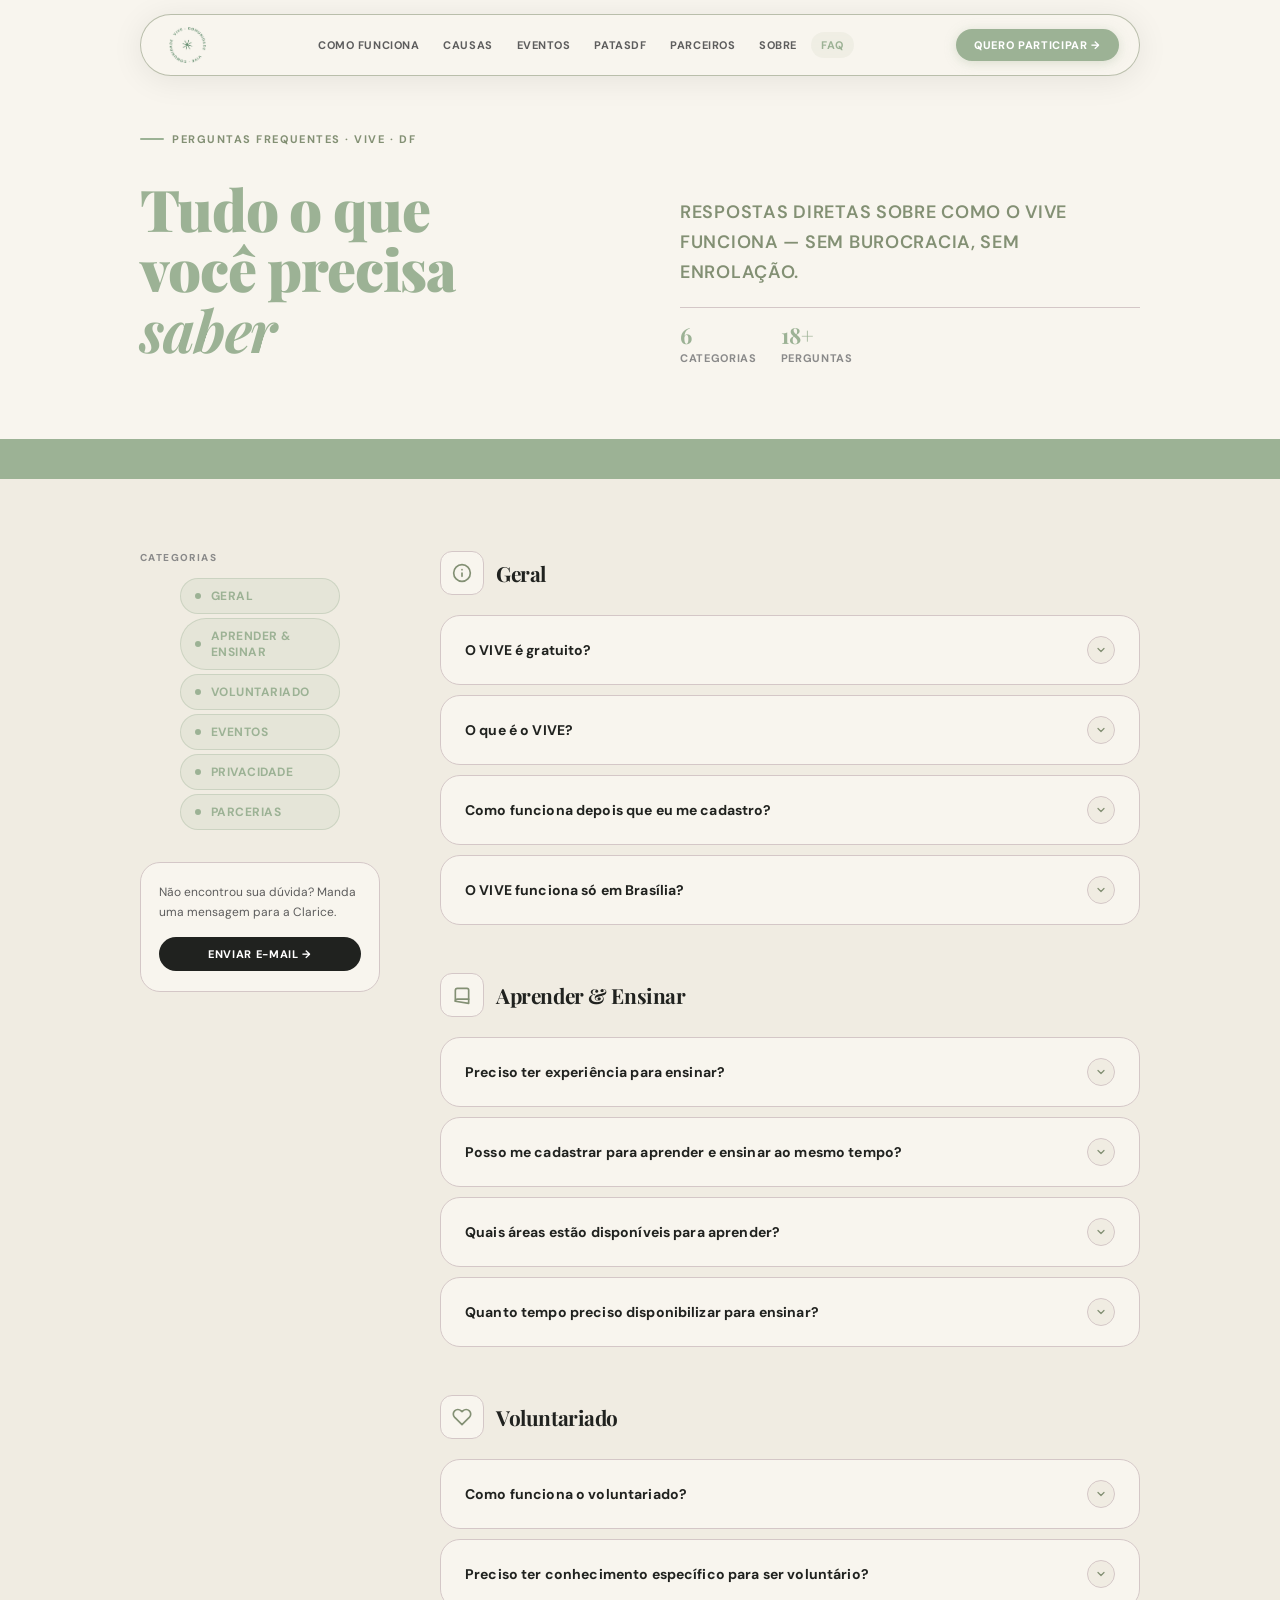
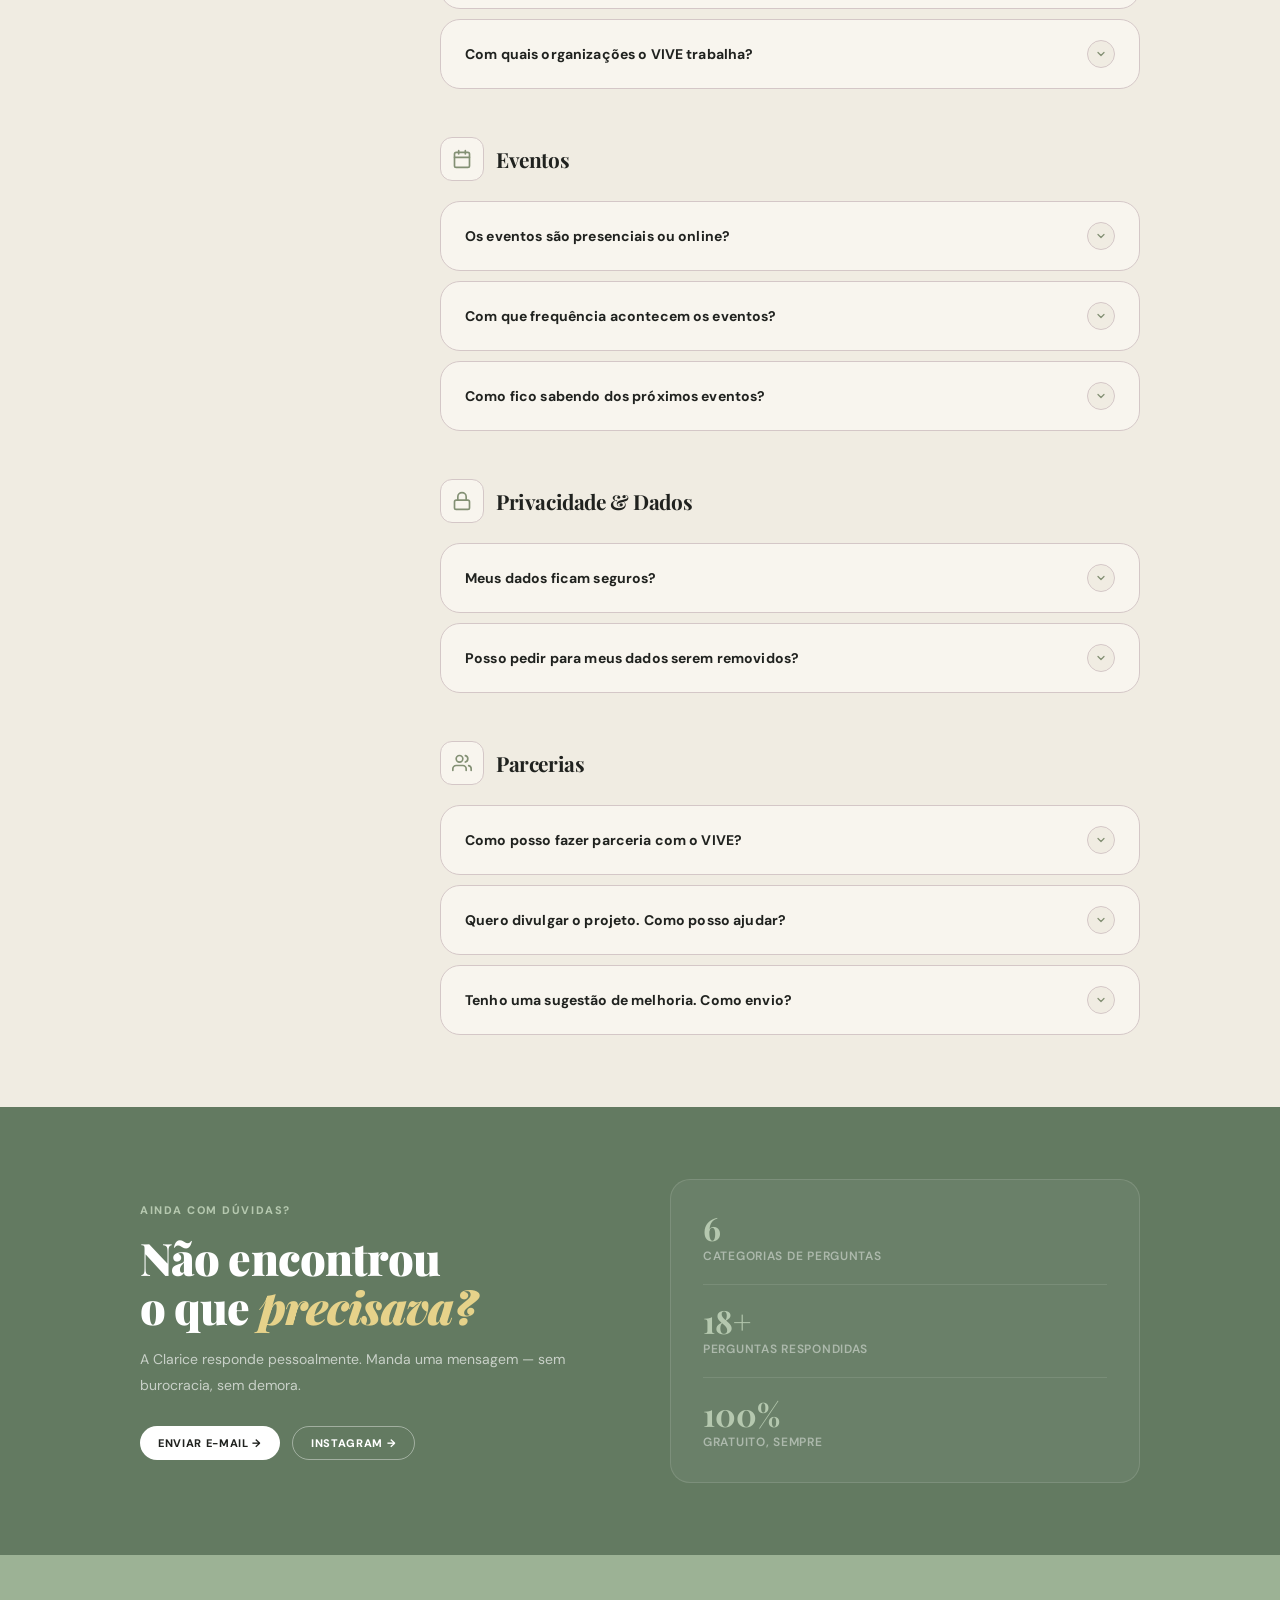
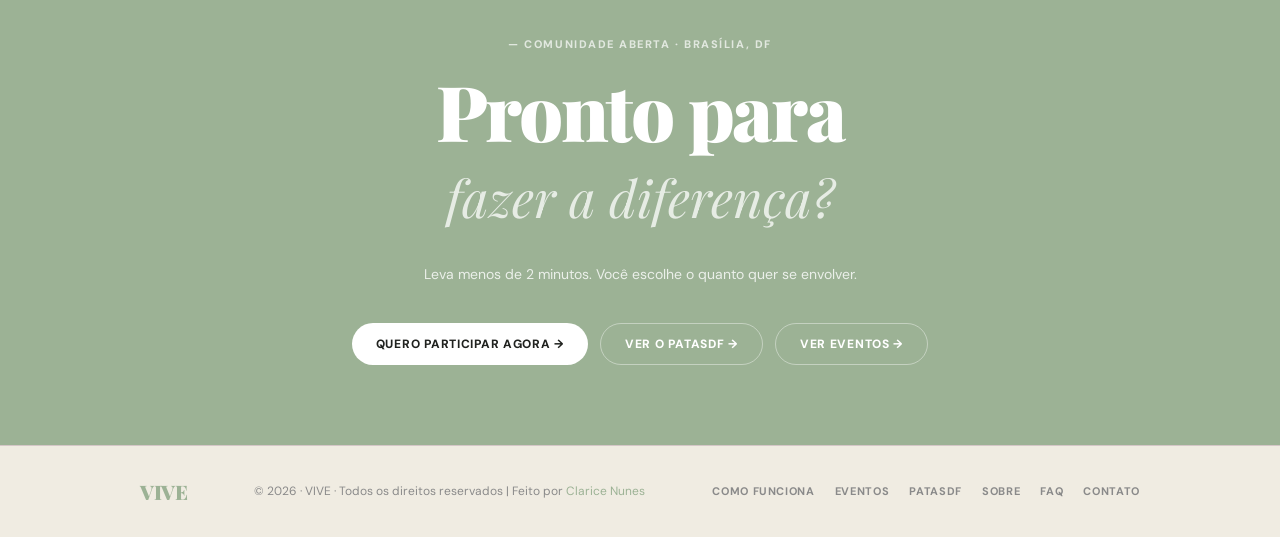
<file: faq.html>
<!DOCTYPE html>
<html lang="pt-BR">
<head>
  <meta charset="utf-8" />
  <meta name="viewport" content="width=device-width, initial-scale=1.0" />
  <title>FAQ — VIVE · Perguntas Frequentes</title>
  <meta name="description" content="Perguntas frequentes sobre o VIVE — comunidade gratuita de troca, aprendizado e voluntariado no Distrito Federal." />
  <link href="https://fonts.googleapis.com/css2?family=DM+Sans:ital,opsz,wght@0,9..40,400;0,9..40,500;0,9..40,700;0,9..40,800;1,9..40,400&family=DM+Serif+Display:ital@0;1&family=Playfair+Display:ital,wght@0,700;0,900;1,700;1,900&display=swap" rel="stylesheet"/>
  <style>
    *, *::before, *::after { box-sizing: border-box; margin: 0; padding: 0; }

    :root {
      --green: #9cb295;
      --green-dark: #839074;
      --green-light: #b5c8af;
      --green-deep: #9cb295;
      --green-deep-2: #637a61;
      --cream: #f8f5ee;
      --cream-dark: #f0ece2;
      --sage: #f0ece2;
      --sage-mid: #dde6d9;
      --border: #d4c7c7;
      --border-light: #e8e0e0;
      --text-dark: #20221f;
      --text-gray: #5d5d5d;
      --text-light: #8a8a8a;
      --radius: 20px;
      --radius-sm: 12px;
      --max-w: 1080px;
      --gold: #e6d28a;
    }

    html { scroll-behavior: smooth; font-family: 'DM Sans', sans-serif; font-size: 16px; }
    body { background: var(--cream); color: var(--text-dark); overflow-x: hidden; }
    body.modal-open { overflow: hidden; position: fixed; width: 100%; }

    a { color: inherit; text-decoration: none; }
    img { display: block; max-width: 100%; }
    button { cursor: pointer; font-family: inherit; border: none; }

    .container { max-width: var(--max-w); margin: 0 auto; padding: 0 40px; }

    /* ── SECTION TITLES ── */
    .section-title {
      font-family: 'Playfair Display', 'DM Serif Display', serif;
      font-size: clamp(32px, 4.5vw, 58px);
      font-weight: 900;
      color: var(--green-deep);
      line-height: 1.05;
      margin-bottom: 16px;
      letter-spacing: -0.02em;
    }
    .section-title em {
      font-style: italic;
      color: var(--green);
      font-weight: 700;
    }

    /* ── BUTTONS ── */
    .btn {
      display: inline-flex; align-items: center; justify-content: center;
      gap: 6px; padding: 12px 24px; border-radius: 1000px;
      font-size: 12px; font-weight: 800; letter-spacing: 0.06em;
      text-transform: uppercase; transition: opacity .2s, transform .15s, box-shadow .2s;
      white-space: nowrap;
    }
    .btn:hover { opacity: .88; transform: translateY(-1px); }
    .btn-green { background: var(--green); color: #fff; box-shadow: 0 2px 12px rgba(156,178,149,.35); }
    .btn-green:hover { box-shadow: 0 4px 20px rgba(156,178,149,.5); }
    .btn-outline { background: transparent; border: 1.5px solid var(--border); color: var(--text-dark); }
    .btn-outline:hover { border-color: var(--green); color: var(--green); }
    .btn-dark { background: var(--text-dark); color: #fff; }
    .btn-sm { padding: 9px 18px; font-size: 11px; }

    /* ── NAV ── */
    nav {
      position: sticky; top: 14px; z-index: 100;
      max-width: var(--max-w); margin: 14px auto 0; padding: 0 40px;
    }
    .nav-inner {
      display: flex; align-items: center; justify-content: space-between;
      padding: 12px 20px 12px 28px;
      background: rgba(248,245,238,0.85); backdrop-filter: blur(16px);
      border: 1px solid rgba(131,144,116,0.55); border-radius: 100px;
      box-shadow: 0 4px 32px rgba(0,0,0,0.08); gap: 16px;
    }
    .nav-logo { flex-shrink: 0; display: flex; align-items: center; }
    .nav-logo img { height: 36px; width: auto; max-height: 100%; object-fit: contain; }
    .nav-logo-text { font-family: 'Playfair Display', serif; font-weight: 900; font-size: 20px; color: var(--green-deep); letter-spacing: -0.02em; }
    .nav-links { display: flex; gap: 4px; align-items: center; flex: 1; justify-content: center; }
    .nav-links a {
      font-size: 11px; font-weight: 700; color: var(--text-gray);
      letter-spacing: 0.05em; text-transform: uppercase;
      padding: 6px 10px; border-radius: 100px;
      transition: color .2s, background .2s;
    }
    .nav-links a:hover, .nav-links a.active { color: var(--green); background: rgba(156,178,149,.1); }
    .nav-cta { flex-shrink: 0; }
    .nav-hamburger {
      display: none; background: none; border: 1.5px solid var(--border);
      border-radius: 8px; padding: 6px 10px; color: var(--text-dark);
      font-size: 18px; line-height: 1;
    }

    /* ── MOBILE MENU ── */
    .mobile-menu {
      display: none; position: fixed; inset: 0; z-index: 200;
      background: rgba(248,245,238,.97); backdrop-filter: blur(20px);
      flex-direction: column; align-items: center; justify-content: center; gap: 20px;
    }
    .mobile-menu.open { display: flex; }
    .mobile-menu a { font-size: 18px; font-weight: 800; color: var(--green-dark); text-transform: uppercase; letter-spacing: .08em; }
    .mobile-close { position: absolute; top: 24px; right: 24px; background: none; border: 1.5px solid var(--border); border-radius: 8px; padding: 8px 12px; font-size: 18px; color: var(--text-dark); cursor: pointer; }

    /* ── TICKER ── */
    .ticker { background: var(--green); width: 100%; height: 40px; }

    /* ── SECTION BASE ── */
    .section { max-width: var(--max-w); margin: 0 auto; padding: 72px 40px; }
    .section-header { display: flex; align-items: center; gap: 16px; margin-bottom: 12px; }
    .section-tag { font-size: 11px; font-weight: 800; color: var(--green); letter-spacing: .14em; text-transform: uppercase; }
    .section-header hr { flex: 1; border: none; border-top: 1px solid var(--border); }
    .section-desc { font-size: 13px; font-weight: 600; color: var(--green-dark); letter-spacing: .05em; line-height: 1.75; text-transform: uppercase; max-width: 520px; }

    /* ── FAQ HERO — bg: cream ── */
    .faq-hero-wrap { background: var(--cream); }
    .faq-hero {
      max-width: var(--max-w); margin: 0 auto;
      padding: 56px 40px 64px;
    }
    .hero-eyebrow {
      display: flex; align-items: center; gap: 8px;
      font-size: 11px; font-weight: 700; color: var(--green-dark);
      letter-spacing: .14em; text-transform: uppercase; margin-bottom: 32px;
    }
    .hero-eyebrow::before {
      content: ''; display: block; width: 24px; height: 1.5px;
      background: var(--green); border-radius: 2px;
    }
    .faq-hero-layout {
      display: grid; grid-template-columns: 1fr 1fr;
      gap: 80px; align-items: end;
    }
    .faq-hero-left {}
    .faq-hero-right {
      display: flex; flex-direction: column; gap: 20px; padding-bottom: 8px;
    }
    .faq-hero-desc {
      font-size: 18px; font-weight: 600; color: var(--green-dark);
      letter-spacing: .04em; line-height: 1.65; text-transform: uppercase;
    }
    .faq-stat-row { display: flex; gap: 24px; padding-top: 16px; border-top: 1px solid var(--border); }
    .faq-stat strong { display: block; font-size: 22px; font-family: 'Playfair Display', serif; color: var(--green); line-height: 1; }
    .faq-stat span { font-size: 11px; font-weight: 700; color: var(--text-light); letter-spacing: .06em; text-transform: uppercase; }

    /* ── FAQ MAIN SECTION — bg: cream-dark ── */
    .faq-main-wrap { background: var(--cream-dark); }
    .faq-main {
      max-width: var(--max-w); margin: 0 auto;
      padding: 72px 40px;
      display: grid;
      grid-template-columns: 240px 1fr;
      gap: 60px;
      align-items: start;
    }

    /* ── SIDEBAR ── */
    .faq-sidebar { position: sticky; top: 90px; }
    .faq-sidebar-title {
      font-size: 10px; font-weight: 800;
      letter-spacing: .14em; text-transform: uppercase;
      color: var(--text-light);
      margin-bottom: 12px;
    }
    .faq-nav { display: flex; flex-direction: column; gap: 4px; margin-bottom: 32px; }
    .faq-nav-item {
      display: flex; align-items: center; gap: 10px;
      padding: 9px 14px; border-radius: 100px;
      font-size: 12px; font-weight: 700;
      letter-spacing: .04em; text-transform: uppercase;
      color: var(--text-gray); cursor: pointer;
      border: 1.5px solid transparent;
      background: transparent;
      font-family: 'DM Sans', sans-serif;
      text-align: left; transition: all 0.2s;
    }
    .faq-nav-item:hover { background: rgba(156,178,149,.1); color: var(--green); border-color: rgba(156,178,149,.25); }
    .faq-nav-item.active { background: rgba(156,178,149,.12); color: var(--green); border-color: rgba(156,178,149,.35); }
    .faq-nav-dot {
      width: 6px; height: 6px; border-radius: 50%;
      background: currentColor; flex-shrink: 0; opacity: 0.5;
    }
    .faq-nav-item.active .faq-nav-dot { opacity: 1; }

    .faq-sidebar-contact {
      border: 1px solid var(--border); border-radius: var(--radius);
      padding: 20px 18px; background: var(--cream);
    }
    .faq-sidebar-contact p {
      font-size: 12px; color: var(--text-gray); line-height: 1.65; margin-bottom: 14px;
    }
    .faq-sidebar-contact a {
      display: block; text-align: center;
      background: var(--text-dark); color: white;
      padding: 10px 16px; border-radius: 100px;
      font-size: 11px; font-weight: 800; letter-spacing: .06em; text-transform: uppercase;
      text-decoration: none; transition: background .2s;
    }
    .faq-sidebar-contact a:hover { background: var(--green); }

    /* ── FAQ SECTIONS ── */
    .faq-sections { display: flex; flex-direction: column; gap: 48px; }

    .faq-section-block {}
    .faq-section-label {
      display: flex; align-items: center; gap: 12px;
      margin-bottom: 20px;
    }
    .faq-section-label-icon {
      width: 44px; height: 44px; border-radius: var(--radius-sm);
      border: 1px solid var(--border); background: var(--cream);
      display: flex; align-items: center; justify-content: center;
      flex-shrink: 0;
    }
    /* SVG icons inside label */
    .faq-section-label-icon svg { width: 20px; height: 20px; stroke: var(--green-dark); }
    .faq-section-label-text {
      font-family: 'Playfair Display', serif;
      font-size: 1.3rem; font-weight: 700;
      color: var(--text-dark); letter-spacing: -0.02em;
    }
    .faq-section-items { display: flex; flex-direction: column; gap: 10px; }

    /* ── FAQ ACCORDION ── */
    .faq-item {
      border: 1px solid var(--border); border-radius: var(--radius);
      overflow: hidden; background: var(--cream);
      transition: border-color .2s, box-shadow .2s;
    }
    .faq-item:hover { border-color: var(--green); box-shadow: 0 4px 20px rgba(156,178,149,.1); }
    .faq-btn {
      width: 100%; display: flex; justify-content: space-between; align-items: center;
      padding: 20px 24px; background: transparent; border: none; cursor: pointer;
      font-family: 'DM Sans', sans-serif; font-size: 14px; font-weight: 700;
      color: var(--text-dark); text-align: left; gap: 16px;
      transition: color .2s;
      letter-spacing: .01em;
    }
    .faq-btn:hover { color: var(--green); }
    .faq-arrow {
      width: 28px; height: 28px; border-radius: 50%;
      border: 1.5px solid var(--border); background: var(--cream-dark);
      display: flex; align-items: center; justify-content: center;
      flex-shrink: 0; transition: transform .3s, background .2s, border-color .2s;
      color: var(--green-dark);
    }
    .faq-arrow svg { width: 12px; height: 12px; stroke: currentColor; transition: transform .3s; }
    .faq-btn.open .faq-arrow { background: var(--green); border-color: var(--green); color: #fff; }
    .faq-btn.open .faq-arrow svg { transform: rotate(180deg); }
    .faq-body {
      max-height: 0; overflow: hidden;
      transition: max-height 0.35s ease, padding 0.3s;
      font-size: 13px; font-weight: 400;
      color: var(--text-gray); line-height: 1.75;
      padding: 0 24px; background: var(--cream-dark);
      border-top: 0px solid var(--border);
    }
    .faq-body.open { max-height: 600px; padding: 20px 24px; border-top: 1px solid var(--border); }
    .faq-body a { color: var(--green); font-weight: 600; }
    .faq-body a:hover { text-decoration: underline; }

    /* ── CONTACT BLOCK — bg: green-deep-2 ── */
    .faq-contact-wrap { background: var(--green-deep-2); padding: 72px 0; }
    .faq-contact-inner {
      max-width: var(--max-w); margin: 0 auto; padding: 0 40px;
      display: grid; grid-template-columns: 1fr 1fr; gap: 60px; align-items: center;
    }
    .faq-contact-tag { font-size: 11px; font-weight: 800; color: var(--green-light); letter-spacing: .14em; text-transform: uppercase; margin-bottom: 16px; }
    .faq-contact-title {
      font-family: 'Playfair Display', serif;
      font-size: clamp(28px, 3.5vw, 46px);
      color: #fff; line-height: 1.1;
      margin-bottom: 16px; font-weight: 900; letter-spacing: -0.02em;
    }
    .faq-contact-title em { font-style: italic; color: var(--gold); }
    .faq-contact-desc { font-size: 14px; color: rgba(255,255,255,.65); line-height: 1.8; margin-bottom: 28px; }
    .faq-contact-actions { display: flex; gap: 12px; flex-wrap: wrap; }
    .btn-white-inv { background: #fff; color: var(--text-dark); }
    .btn-white-ghost { background: transparent; border: 1.5px solid rgba(255,255,255,.4); color: #fff; }
    .btn-white-ghost:hover { border-color: rgba(255,255,255,.8); }
    .faq-contact-visual {
      border: 1px solid rgba(255,255,255,.12); border-radius: var(--radius);
      padding: 32px; background: rgba(255,255,255,.05);
    }
    .faq-contact-stat { display: flex; flex-direction: column; gap: 4px; padding: 20px 0; border-bottom: 1px solid rgba(255,255,255,.1); }
    .faq-contact-stat:last-child { border-bottom: none; padding-bottom: 0; }
    .faq-contact-stat:first-child { padding-top: 0; }
    .faq-contact-stat strong { font-size: 32px; font-family: 'Playfair Display', serif; color: #b5c8af; line-height: 1; }
    .faq-contact-stat span { font-size: 12px; font-weight: 600; color: rgba(255,255,255,.45); letter-spacing: .06em; text-transform: uppercase; }

    /* ── CTA FINAL — bg: green ── */
    .cta-section { background: var(--green); padding: 80px 40px; text-align: center; }
    .cta-section .cta-tag { font-size: 11px; font-weight: 800; color: rgba(255,255,255,.7); letter-spacing: .14em; text-transform: uppercase; margin-bottom: 20px; }
    .cta-section h2 { font-family: 'Playfair Display', serif; font-size: clamp(40px, 6vw, 80px); color: #fff; line-height: .95; margin-bottom: 16px; font-weight: 900; letter-spacing: -0.03em; }
    .cta-section .cta-sub { font-family: 'Playfair Display', serif; font-style: italic; font-size: clamp(28px, 4vw, 52px); color: rgba(255,255,255,.75); margin-bottom: 32px; }
    .cta-section p { font-size: 14px; color: rgba(255,255,255,.8); line-height: 1.7; max-width: 480px; margin: 0 auto 36px; }
    .cta-actions { display: flex; gap: 12px; justify-content: center; flex-wrap: wrap; }

    /* ── FOOTER — bg: sage ── */
    .footer-wrap { background: var(--sage); border-top: 1px solid var(--border); }
    .footer-outer { padding: 32px 40px; max-width: var(--max-w); margin: 0 auto; display: flex; align-items: center; justify-content: space-between; gap: 16px; flex-wrap: wrap; }
    .footer-logo { font-family: 'Playfair Display', serif; font-weight: 900; font-size: 20px; color: var(--green-deep); letter-spacing: -0.02em; }
    .footer-outer p { font-size: 12px; color: var(--text-light); }
    .footer-links { display: flex; gap: 20px; flex-wrap: wrap; }
    .footer-links a { font-size: 11px; font-weight: 700; color: var(--text-light); letter-spacing: .06em; text-transform: uppercase; transition: color .2s; }
    .footer-links a:hover { color: var(--green); }

    /* ── REVEAL ── */
    .reveal { opacity: 0; transform: translateY(20px); transition: opacity 0.55s ease, transform 0.55s ease; }
    .reveal.visible { opacity: 1; transform: translateY(0); }

    /* ── RESPONSIVE ── */
    @media (max-width: 900px) {
      .nav-links { display: none; }
      .nav-hamburger { display: block; }
      .faq-hero-layout { grid-template-columns: 1fr; gap: 32px; }
      .faq-main { grid-template-columns: 1fr; gap: 32px; }
      .faq-sidebar { position: static; }
      .faq-nav { flex-direction: row; flex-wrap: wrap; gap: 6px; }
      .faq-sidebar-contact { display: none; }
      .faq-contact-inner { grid-template-columns: 1fr; gap: 40px; }
      .footer-outer { flex-direction: column; text-align: center; gap: 12px; }
    }
    @media (max-width: 600px) {
      nav { padding: 0 16px; }
      .faq-hero, .section { padding-left: 20px; padding-right: 20px; }
      .faq-main { padding: 48px 20px; }
      .faq-contact-inner { padding: 0 20px; }
      .cta-section { padding: 64px 24px; }
      .footer-outer { padding: 32px 20px; }
      .faq-stat-row { flex-wrap: wrap; gap: 16px; }
    }
  </style>
</head>
<body>

<!-- ── MOBILE MENU ── -->
<div class="mobile-menu" id="mobileMenu">
  <button class="mobile-close" onclick="toggleMenu()">&#215;</button>
  <a href="index.html#como-funciona" onclick="toggleMenu()">Como funciona</a>
  <a href="causas.html" onclick="toggleMenu()">Causas</a>
  <a href="index.html#eventos" onclick="toggleMenu()">Eventos</a>
  <a href="index.html#patasdf" onclick="toggleMenu()">PatasDF</a>
  <a href="index.html#parceiros" onclick="toggleMenu()">Parceiros</a>
  <a href="index.html#sobre" onclick="toggleMenu()">Sobre</a>
  <a href="faq.html" onclick="toggleMenu()">FAQ</a>
</div>

<!-- ── NAV ── -->
<nav>
  <div class="nav-inner">
    <div class="nav-logo">
      <img src="fotos/logo.png" alt="VIVE" onerror="this.style.display='none';this.nextElementSibling.style.display='block'">
      <span class="nav-logo-text" style="display:none">VIVE</span>
    </div>
    <div class="nav-links">
      <a href="index.html#como-funciona">Como funciona</a>
      <a href="causas.html">Causas</a>
      <a href="index.html#eventos">Eventos</a>
      <a href="index.html#patasdf">PatasDF</a>
      <a href="index.html#parceiros">Parceiros</a>
      <a href="index.html#sobre">Sobre</a>
      <a href="faq.html" class="active">FAQ</a>
    </div>
    <div class="nav-cta">
      <a href="index.html#causas" class="btn btn-green btn-sm">Quero participar &rarr;</a>
    </div>
    <button class="nav-hamburger" onclick="toggleMenu()">&#9776;</button>
  </div>
</nav>

<!-- ── HERO — bg: cream ── -->
<div class="faq-hero-wrap">
  <div class="faq-hero">
    <p class="hero-eyebrow">Perguntas frequentes &middot; VIVE &middot; DF</p>
    <div class="faq-hero-layout">
      <div class="faq-hero-left">
        <div class="section-title">Tudo o que<br>você precisa<br><em>saber</em></div>
      </div>
      <div class="faq-hero-right">
        <p class="faq-hero-desc">
          Respostas diretas sobre como o VIVE funciona &mdash; sem burocracia, sem enrolação.
        </p>
        <div class="faq-stat-row">
          <div class="faq-stat"><strong>6</strong><span>Categorias</span></div>
          <div class="faq-stat"><strong>18+</strong><span>Perguntas</span></div>
        </div>
      </div>
    </div>
  </div>
</div>

<div class="ticker"></div>

<!-- ── FAQ MAIN — bg: cream-dark ── -->
<div class="faq-main-wrap">
  <div class="faq-main">

    <!-- SIDEBAR -->
    <aside class="faq-sidebar reveal">
      <div class="faq-sidebar-title">Categorias</div>
      <nav class="faq-nav">
        <button class="faq-nav-item active" onclick="irParaSecao('geral', this)">
          <span class="faq-nav-dot"></span> Geral
        </button>
        <button class="faq-nav-item" onclick="irParaSecao('aprender-ensinar', this)">
          <span class="faq-nav-dot"></span> Aprender &amp; Ensinar
        </button>
        <button class="faq-nav-item" onclick="irParaSecao('voluntariado', this)">
          <span class="faq-nav-dot"></span> Voluntariado
        </button>
        <button class="faq-nav-item" onclick="irParaSecao('eventos', this)">
          <span class="faq-nav-dot"></span> Eventos
        </button>
        <button class="faq-nav-item" onclick="irParaSecao('privacidade', this)">
          <span class="faq-nav-dot"></span> Privacidade
        </button>
        <button class="faq-nav-item" onclick="irParaSecao('parcerias', this)">
          <span class="faq-nav-dot"></span> Parcerias
        </button>
      </nav>

      <div class="faq-sidebar-contact">
        <p>N&atilde;o encontrou sua d&uacute;vida? Manda uma mensagem para a Clarice.</p>
        <a href="mailto:vivecomunidade.co@gmail.com">Enviar e-mail &rarr;</a>
      </div>
    </aside>

    <!-- FAQ SECTIONS -->
    <div class="faq-sections">

      <!-- GERAL -->
      <div class="faq-section-block reveal" id="geral">
        <div class="faq-section-label">
          <div class="faq-section-label-icon">
            <svg viewBox="0 0 24 24" fill="none" stroke-width="2" stroke-linecap="round" stroke-linejoin="round">
              <circle cx="12" cy="12" r="10"/><path d="M12 16v-4M12 8h.01"/>
            </svg>
          </div>
          <span class="faq-section-label-text">Geral</span>
        </div>
        <div class="faq-section-items">

          <div class="faq-item">
            <button class="faq-btn" onclick="toggleFaq(this)">
              <span>O VIVE é gratuito?</span>
              <span class="faq-arrow"><svg viewBox="0 0 24 24" fill="none" stroke-width="2.5" stroke-linecap="round" stroke-linejoin="round"><polyline points="6 9 12 15 18 9"/></svg></span>
            </button>
            <div class="faq-body">
              Sim, participar da comunidade VIVE é gratuito. Algumas oficinas podem ser pagas, dependendo da atividade ou parceiro, mas não todas. Já os voluntariados são totalmente gratuitos. Também é possível apoiar as organizações com doações voluntárias em dinheiro.
            </div>
          </div>

          <div class="faq-item">
            <button class="faq-btn" onclick="toggleFaq(this)">
              <span>O que é o VIVE?</span>
              <span class="faq-arrow"><svg viewBox="0 0 24 24" fill="none" stroke-width="2.5" stroke-linecap="round" stroke-linejoin="round"><polyline points="6 9 12 15 18 9"/></svg></span>
            </button>
            <div class="faq-body">
              O VIVE é uma comunidade aberta do Distrito Federal que conecta pessoas que querem aprender, compartilhar conhecimentos e fazer volunt&aacute;riado. Tudo gratuito, sem burocracia &mdash; voc&ecirc; escolhe como quer participar.
            </div>
          </div>

          <div class="faq-item">
            <button class="faq-btn" onclick="toggleFaq(this)">
              <span>Como funciona depois que eu me cadastro?</span>
              <span class="faq-arrow"><svg viewBox="0 0 24 24" fill="none" stroke-width="2.5" stroke-linecap="round" stroke-linejoin="round"><polyline points="6 9 12 15 18 9"/></svg></span>
            </button>
            <div class="faq-body">
              Ap&oacute;s o cadastro, voc&ecirc; recebe um e-mail de boas-vindas confirmando que seus dados foram recebidos. Quando um evento for organizado na sua &aacute;rea de interesse, voc&ecirc; receber&aacute; um convite por e-mail com todos os detalhes &mdash; local, hor&aacute;rio e como participar.
            </div>
          </div>

          <div class="faq-item">
            <button class="faq-btn" onclick="toggleFaq(this)">
              <span>O VIVE funciona só em Brasília?</span>
              <span class="faq-arrow"><svg viewBox="0 0 24 24" fill="none" stroke-width="2.5" stroke-linecap="round" stroke-linejoin="round"><polyline points="6 9 12 15 18 9"/></svg></span>
            </button>
            <div class="faq-body">
              Os eventos presenciais acontecem no Distrito Federal. Os eventos online est&atilde;o abertos para qualquer pessoa, de qualquer lugar &mdash; mas a comunidade foi criada com foco no DF.
            </div>
          </div>

        </div>
      </div>

      <!-- APRENDER & ENSINAR -->
      <div class="faq-section-block reveal" id="aprender-ensinar">
        <div class="faq-section-label">
          <div class="faq-section-label-icon">
            <svg viewBox="0 0 24 24" fill="none" stroke-width="2" stroke-linecap="round" stroke-linejoin="round">
              <path d="M4 19.5A2.5 2.5 0 016.5 17H20"/><path d="M20 22V6a2 2 0 00-2-2H6.5A2.5 2.5 0 004 6.5v13z"/>
            </svg>
          </div>
          <span class="faq-section-label-text">Aprender &amp; Ensinar</span>
        </div>
        <div class="faq-section-items">

          <div class="faq-item">
            <button class="faq-btn" onclick="toggleFaq(this)">
              <span>Preciso ter experiência para ensinar?</span>
              <span class="faq-arrow"><svg viewBox="0 0 24 24" fill="none" stroke-width="2.5" stroke-linecap="round" stroke-linejoin="round"><polyline points="6 9 12 15 18 9"/></svg></span>
            </button>
            <div class="faq-body">
              N&atilde;o! Voc&ecirc; s&oacute; precisa saber mais do que quem quer aprender. O importante é a disposi&ccedil;&atilde;o de compartilhar. Voc&ecirc; define o quanto pode dar, o formato que prefere e o tempo dispon&iacute;vel.
            </div>
          </div>

          <div class="faq-item">
            <button class="faq-btn" onclick="toggleFaq(this)">
              <span>Posso me cadastrar para aprender e ensinar ao mesmo tempo?</span>
              <span class="faq-arrow"><svg viewBox="0 0 24 24" fill="none" stroke-width="2.5" stroke-linecap="round" stroke-linejoin="round"><polyline points="6 9 12 15 18 9"/></svg></span>
            </button>
            <div class="faq-body">
              Claro! Basta preencher as duas seções do formul&aacute;rio. Voc&ecirc; pode ensinar croch&ecirc; e ao mesmo tempo aprender ingl&ecirc;s, por exemplo. N&atilde;o h&aacute; limite para quantas &aacute;reas voc&ecirc; pode se cadastrar.
            </div>
          </div>

          <div class="faq-item">
            <button class="faq-btn" onclick="toggleFaq(this)">
              <span>Quais áreas estão disponíveis para aprender?</span>
              <span class="faq-arrow"><svg viewBox="0 0 24 24" fill="none" stroke-width="2.5" stroke-linecap="round" stroke-linejoin="round"><polyline points="6 9 12 15 18 9"/></svg></span>
            </button>
            <div class="faq-body">
              Atualmente temos: ingl&ecirc;s (convers&aacute;&ccedil;&atilde;o online), tecnologia (ciberseguran&ccedil;a, programa&ccedil;&atilde;o, inclus&atilde;o digital), artesanato (croch&ecirc;, bordado, costura), educa&ccedil;&atilde;o (refor&ccedil;o escolar, mentoria), meio ambiente e muito mais. Acesse a <a href="causas.html">p&aacute;gina de causas</a> para ver todas as &aacute;reas.
            </div>
          </div>

          <div class="faq-item">
            <button class="faq-btn" onclick="toggleFaq(this)">
              <span>Quanto tempo preciso disponibilizar para ensinar?</span>
              <span class="faq-arrow"><svg viewBox="0 0 24 24" fill="none" stroke-width="2.5" stroke-linecap="round" stroke-linejoin="round"><polyline points="6 9 12 15 18 9"/></svg></span>
            </button>
            <div class="faq-body">
              Voc&ecirc; decide! Pode ser uma vez por semana, uma vez por m&ecirc;s ou s&oacute; quando tiver disponibilidade. O formul&aacute;rio de cadastro pergunta sobre sua disponibilidade e a gente organiza de acordo com o que voc&ecirc; pode oferecer.
            </div>
          </div>

        </div>
      </div>

      <!-- VOLUNTARIADO -->
      <div class="faq-section-block reveal" id="voluntariado">
        <div class="faq-section-label">
          <div class="faq-section-label-icon">
            <svg viewBox="0 0 24 24" fill="none" stroke-width="2" stroke-linecap="round" stroke-linejoin="round">
              <path d="M20.84 4.61a5.5 5.5 0 00-7.78 0L12 5.67l-1.06-1.06a5.5 5.5 0 00-7.78 7.78l1.06 1.06L12 21.23l7.78-7.78 1.06-1.06a5.5 5.5 0 000-7.78z"/>
            </svg>
          </div>
          <span class="faq-section-label-text">Voluntariado</span>
        </div>
        <div class="faq-section-items">

          <div class="faq-item">
            <button class="faq-btn" onclick="toggleFaq(this)">
              <span>Como funciona o voluntariado?</span>
              <span class="faq-arrow"><svg viewBox="0 0 24 24" fill="none" stroke-width="2.5" stroke-linecap="round" stroke-linejoin="round"><polyline points="6 9 12 15 18 9"/></svg></span>
            </button>
            <div class="faq-body">
              O VIVE faz parcerias com organizações do DF para organizar a&ccedil;&otilde;es &mdash; feiras de ado&ccedil;&atilde;o, visitas a lares de idosos, limpeza de &aacute;reas verdes e mais. Voc&ecirc; se cadastra na <a href="voluntariado.html">p&aacute;gina de volunt&aacute;riado</a> e recebe os convites quando uma a&ccedil;&atilde;o for organizada.
            </div>
          </div>

          <div class="faq-item">
            <button class="faq-btn" onclick="toggleFaq(this)">
              <span>Preciso ter conhecimento específico para ser voluntário?</span>
              <span class="faq-arrow"><svg viewBox="0 0 24 24" fill="none" stroke-width="2.5" stroke-linecap="round" stroke-linejoin="round"><polyline points="6 9 12 15 18 9"/></svg></span>
            </button>
            <div class="faq-body">
              N&atilde;o! O mais importante é a boa vontade e a disposi&ccedil;&atilde;o de ajudar. Cada a&ccedil;&atilde;o tem perfis diferentes &mdash; desde ajudar a distribuir ra&ccedil;&atilde;o em uma feira de ado&ccedil;&atilde;o at&eacute; dar uma aula de tecnologia para idosos.
            </div>
          </div>

          <div class="faq-item">
            <button class="faq-btn" onclick="toggleFaq(this)">
              <span>Com quais organizações o VIVE trabalha?</span>
              <span class="faq-arrow"><svg viewBox="0 0 24 24" fill="none" stroke-width="2.5" stroke-linecap="round" stroke-linejoin="round"><polyline points="6 9 12 15 18 9"/></svg></span>
            </button>
            <div class="faq-body">
              Atualmente trabalhamos com o Lar dos Anjos (causa animal) e estamos construindo parcerias com outras organiza&ccedil;&otilde;es do DF. Se voc&ecirc; representa uma organização e quer fazer parceria, <a href="mailto:vivecomunidade.co@gmail.com">entre em contato</a>.
            </div>
          </div>

        </div>
      </div>

      <!-- EVENTOS -->
      <div class="faq-section-block reveal" id="eventos">
        <div class="faq-section-label">
          <div class="faq-section-label-icon">
            <svg viewBox="0 0 24 24" fill="none" stroke-width="2" stroke-linecap="round" stroke-linejoin="round">
              <rect x="3" y="4" width="18" height="18" rx="2" ry="2"/><line x1="16" y1="2" x2="16" y2="6"/><line x1="8" y1="2" x2="8" y2="6"/><line x1="3" y1="10" x2="21" y2="10"/>
            </svg>
          </div>
          <span class="faq-section-label-text">Eventos</span>
        </div>
        <div class="faq-section-items">

          <div class="faq-item">
            <button class="faq-btn" onclick="toggleFaq(this)">
              <span>Os eventos são presenciais ou online?</span>
              <span class="faq-arrow"><svg viewBox="0 0 24 24" fill="none" stroke-width="2.5" stroke-linecap="round" stroke-linejoin="round"><polyline points="6 9 12 15 18 9"/></svg></span>
            </button>
            <div class="faq-body">
              Os dois! Temos eventos online (como convers&aacute;&ccedil;&atilde;o em ingl&ecirc;s pelo Google Meet) e eventos presenciais em diferentes regi&otilde;es do DF. Ao se cadastrar, voc&ecirc; indica sua prefer&ecirc;ncia e a gente organiza de acordo.
            </div>
          </div>

          <div class="faq-item">
            <button class="faq-btn" onclick="toggleFaq(this)">
              <span>Com que frequência acontecem os eventos?</span>
              <span class="faq-arrow"><svg viewBox="0 0 24 24" fill="none" stroke-width="2.5" stroke-linecap="round" stroke-linejoin="round"><polyline points="6 9 12 15 18 9"/></svg></span>
            </button>
            <div class="faq-body">
               Depende do nosso calendário. Temos oficinas e voluntariados quase todos os finais de semana. Para ficar por dentro de tudo, siga @vivecomunidade no Instagram e faça seu cadastro.</a>.
            </div>
          </div>

          <div class="faq-item">
            <button class="faq-btn" onclick="toggleFaq(this)">
              <span>Como fico sabendo dos próximos eventos?</span>
              <span class="faq-arrow"><svg viewBox="0 0 24 24" fill="none" stroke-width="2.5" stroke-linecap="round" stroke-linejoin="round"><polyline points="6 9 12 15 18 9"/></svg></span>
            </button>
            <div class="faq-body">
              Depois de se cadastrar, voc&ecirc; recebe convites por e-mail quando um evento da sua &aacute;rea for organizado. Voc&ecirc; tamb&eacute;m pode acompanhar pelo nosso Instagram <a href="https://www.instagram.com/vivecomunidade/" target="_blank" rel="noopener">@vivecomunidade</a> e pela agenda no Google Calendar.
            </div>
          </div>

        </div>
      </div>

      <!-- PRIVACIDADE -->
      <div class="faq-section-block reveal" id="privacidade">
        <div class="faq-section-label">
          <div class="faq-section-label-icon">
            <svg viewBox="0 0 24 24" fill="none" stroke-width="2" stroke-linecap="round" stroke-linejoin="round">
              <rect x="3" y="11" width="18" height="11" rx="2" ry="2"/><path d="M7 11V7a5 5 0 0110 0v4"/>
            </svg>
          </div>
          <span class="faq-section-label-text">Privacidade &amp; Dados</span>
        </div>
        <div class="faq-section-items">

          <div class="faq-item">
            <button class="faq-btn" onclick="toggleFaq(this)">
              <span>Meus dados ficam seguros?</span>
              <span class="faq-arrow"><svg viewBox="0 0 24 24" fill="none" stroke-width="2.5" stroke-linecap="round" stroke-linejoin="round"><polyline points="6 9 12 15 18 9"/></svg></span>
            </button>
            <div class="faq-body">
              Sim. Os formul&aacute;rios s&atilde;o hospedados no Google Forms e seus dados ficam apenas na nossa planilha privada. Os dados s&atilde;o usados exclusivamente para organizar eventos e enviar convites relevantes para voc&ecirc;. Nenhum dado é vendido ou compartilhado com terceiros.
            </div>
          </div>

          <div class="faq-item">
            <button class="faq-btn" onclick="toggleFaq(this)">
              <span>Posso pedir para meus dados serem removidos?</span>
              <span class="faq-arrow"><svg viewBox="0 0 24 24" fill="none" stroke-width="2.5" stroke-linecap="round" stroke-linejoin="round"><polyline points="6 9 12 15 18 9"/></svg></span>
            </button>
            <div class="faq-body">
              Sim, é seu direito. Basta enviar um e-mail para <a href="mailto:vivecomunidade.co@gmail.com">vivecomunidade.co@gmail.com</a> solicitando a remo&ccedil;&atilde;o dos seus dados e providenciaremos o mais r&aacute;pido poss&iacute;vel.
            </div>
          </div>

        </div>
      </div>

      <!-- PARCERIAS -->
      <div class="faq-section-block reveal" id="parcerias">
        <div class="faq-section-label">
          <div class="faq-section-label-icon">
            <svg viewBox="0 0 24 24" fill="none" stroke-width="2" stroke-linecap="round" stroke-linejoin="round">
              <path d="M17 21v-2a4 4 0 00-4-4H5a4 4 0 00-4 4v2"/><circle cx="9" cy="7" r="4"/><path d="M23 21v-2a4 4 0 00-3-3.87"/><path d="M16 3.13a4 4 0 010 7.75"/>
            </svg>
          </div>
          <span class="faq-section-label-text">Parcerias</span>
        </div>
        <div class="faq-section-items">

          <div class="faq-item">
            <button class="faq-btn" onclick="toggleFaq(this)">
              <span>Como posso fazer parceria com o VIVE?</span>
              <span class="faq-arrow"><svg viewBox="0 0 24 24" fill="none" stroke-width="2.5" stroke-linecap="round" stroke-linejoin="round"><polyline points="6 9 12 15 18 9"/></svg></span>
            </button>
            <div class="faq-body">
              Se voc&ecirc; representa uma organização, escola ou projeto social e quer fazer parceria, entre em contato pelo e-mail <a href="mailto:vivecomunidade.co@gmail.com">vivecomunidade.co@gmail.com</a>. Adoramos conversar sobre novas formas de gerar impacto no DF.
            </div>
          </div>

          <div class="faq-item">
            <button class="faq-btn" onclick="toggleFaq(this)">
              <span>Quero divulgar o projeto. Como posso ajudar?</span>
              <span class="faq-arrow"><svg viewBox="0 0 24 24" fill="none" stroke-width="2.5" stroke-linecap="round" stroke-linejoin="round"><polyline points="6 9 12 15 18 9"/></svg></span>
            </button>
            <div class="faq-body">
              Compartilhando nas redes sociais! Marque <a href="https://www.instagram.com/vivecomunidade/" target="_blank" rel="noopener">@vivecomunidade</a> no Instagram e use as hashtags #VIVE #VIVEComunidade. Cada compartilhamento ajuda a alcançar mais pessoas que querem fazer a diferença no DF.
            </div>
          </div>

          <div class="faq-item">
            <button class="faq-btn" onclick="toggleFaq(this)">
              <span>Tenho uma sugestão de melhoria. Como envio?</span>
              <span class="faq-arrow"><svg viewBox="0 0 24 24" fill="none" stroke-width="2.5" stroke-linecap="round" stroke-linejoin="round"><polyline points="6 9 12 15 18 9"/></svg></span>
            </button>
            <div class="faq-body">
              A Clarice est&aacute; sempre aberta para ouvir! Manda um e-mail para <a href="mailto:vivecomunidade.co@gmail.com">vivecomunidade.co@gmail.com</a> ou uma mensagem direta no Instagram <a href="https://www.instagram.com/vivecomunidade/" target="_blank" rel="noopener">@vivecomunidade</a>. Sugest&otilde;es s&atilde;o muito bem-vindas!
            </div>
          </div>

        </div>
      </div>

    </div>
  </div>
</div>

<!-- ── CONTACT BLOCK — bg: green-deep-2 ── -->
<div class="faq-contact-wrap">
  <div class="faq-contact-inner">
    <div>
      <p class="faq-contact-tag">Ainda com d&uacute;vidas?</p>
      <div class="faq-contact-title">N&atilde;o encontrou<br>o que <em>precisava?</em></div>
      <p class="faq-contact-desc">A Clarice responde pessoalmente. Manda uma mensagem &mdash; sem burocracia, sem demora.</p>
      <div class="faq-contact-actions">
        <a href="mailto:vivecomunidade.co@gmail.com" class="btn btn-white-inv btn-sm">Enviar e-mail &rarr;</a>
        <a href="https://www.instagram.com/vivecomunidade/" target="_blank" rel="noopener" class="btn btn-white-ghost btn-sm">Instagram &rarr;</a>
      </div>
    </div>
    <div class="faq-contact-visual">
      <div class="faq-contact-stat"><strong>6</strong><span>Categorias de perguntas</span></div>
      <div class="faq-contact-stat"><strong>18+</strong><span>Perguntas respondidas</span></div>
      <div class="faq-contact-stat"><strong>100%</strong><span>Gratuito, sempre</span></div>
    </div>
  </div>
</div>

<!-- ── CTA FINAL — bg: green ── -->
<section class="cta-section">
  <p class="cta-tag">&mdash; Comunidade aberta &middot; Bras&iacute;lia, DF</p>
  <h2>Pronto para</h2>
  <div class="cta-sub">fazer a diferen&ccedil;a?</div>
  <p>Leva menos de 2 minutos. Voc&ecirc; escolhe o quanto quer se envolver.</p>
  <div class="cta-actions">
    <a href="index.html#causas" class="btn btn-white-inv">Quero participar agora &rarr;</a>
    <a href="patasdf.html" class="btn btn-white-ghost">Ver o PatasDF &rarr;</a>
    <a href="index.html#eventos" class="btn btn-white-ghost">Ver eventos &rarr;</a>
  </div>
</section>

<!-- ── FOOTER — bg: sage ── -->
<div class="footer-wrap">
  <div class="footer-outer">
    <div class="footer-logo">VIVE</div>
    <p>&copy; 2026 &middot; VIVE &middot; Todos os direitos reservados | Feito por <a href="index.html#sobre" style="color:var(--green);">Clarice Nunes</a></p>
    <div class="footer-links">
      <a href="index.html#como-funciona">Como funciona</a>
      <a href="index.html#eventos">Eventos</a>
      <a href="index.html#patasdf">PatasDF</a>
      <a href="index.html#sobre">Sobre</a>
      <a href="faq.html">FAQ</a>
      <a href="mailto:vivecomunidade.co@gmail.com">Contato</a>
    </div>
  </div>
</div>

<script>
  // ── NAV HAMBURGER
  function toggleMenu() {
    const menu = document.getElementById('mobileMenu');
    menu.classList.toggle('open');
    document.body.style.overflow = menu.classList.contains('open') ? 'hidden' : '';
  }

  // ── FAQ ACCORDION
  function toggleFaq(btn) {
    const body = btn.nextElementSibling;
    const isOpen = body.classList.contains('open');
    document.querySelectorAll('.faq-body').forEach(b => b.classList.remove('open'));
    document.querySelectorAll('.faq-btn').forEach(b => b.classList.remove('open'));
    if (!isOpen) { body.classList.add('open'); btn.classList.add('open'); }
  }

  // ── SIDEBAR NAVIGATION
  function irParaSecao(id, btn) {
    document.querySelectorAll('.faq-nav-item').forEach(b => b.classList.remove('active'));
    btn.classList.add('active');
    const el = document.getElementById(id);
    if (el) {
      const offset = 100;
      const top = el.getBoundingClientRect().top + window.scrollY - offset;
      window.scrollTo({ top, behavior: 'smooth' });
    }
  }

  // ── ACTIVE SIDEBAR ON SCROLL
  const sections = document.querySelectorAll('.faq-section-block');
  const navItems = document.querySelectorAll('.faq-nav-item');
  window.addEventListener('scroll', () => {
    let current = '';
    sections.forEach(section => {
      if (section.getBoundingClientRect().top < 160) current = section.id;
    });
    navItems.forEach(btn => {
      btn.classList.remove('active');
      if (btn.getAttribute('onclick')?.includes(current)) btn.classList.add('active');
    });
  });

  // ── REVEAL ON SCROLL
  const revealObserver = new IntersectionObserver((entries) => {
    entries.forEach((entry, i) => {
      if (entry.isIntersecting) {
        setTimeout(() => entry.target.classList.add('visible'), i * 80);
        revealObserver.unobserve(entry.target);
      }
    });
  }, { threshold: 0.08 });
  document.querySelectorAll('.reveal').forEach(el => revealObserver.observe(el));
</script>
</body>
</html>
</file>
